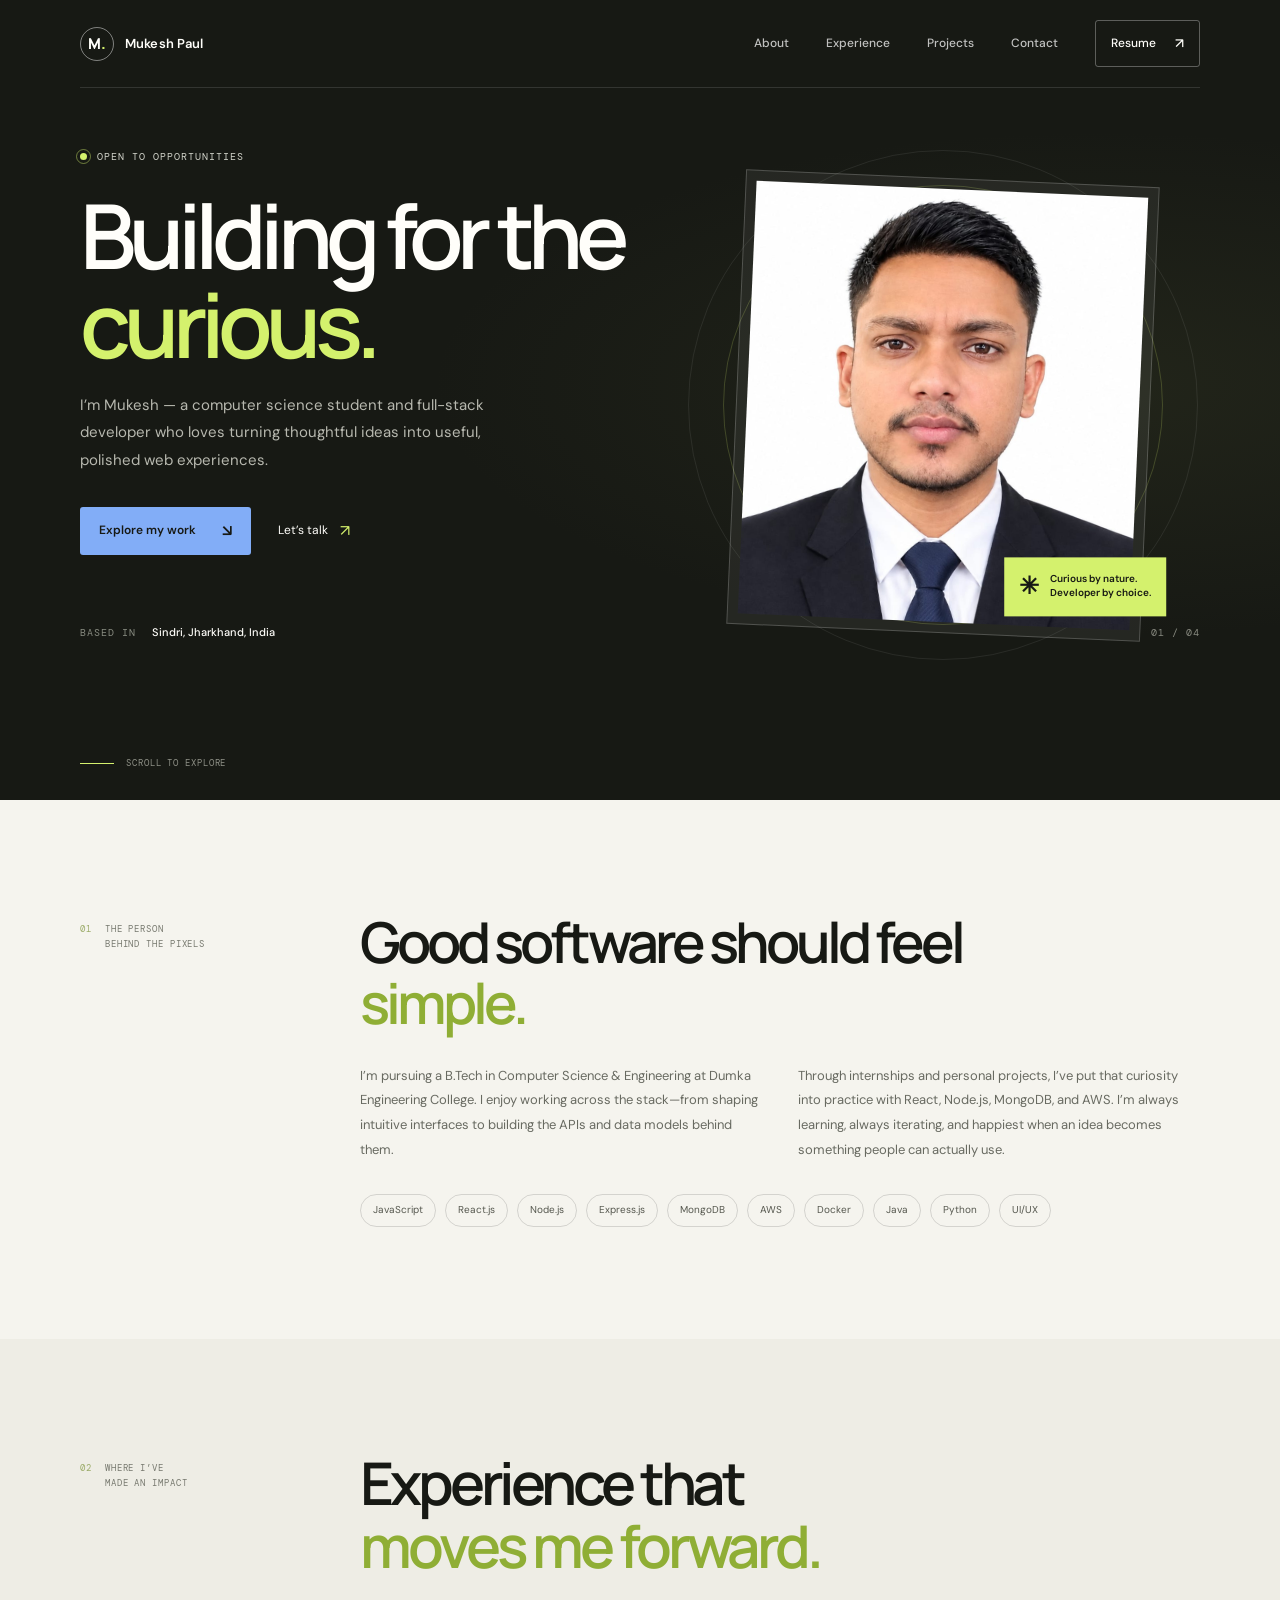
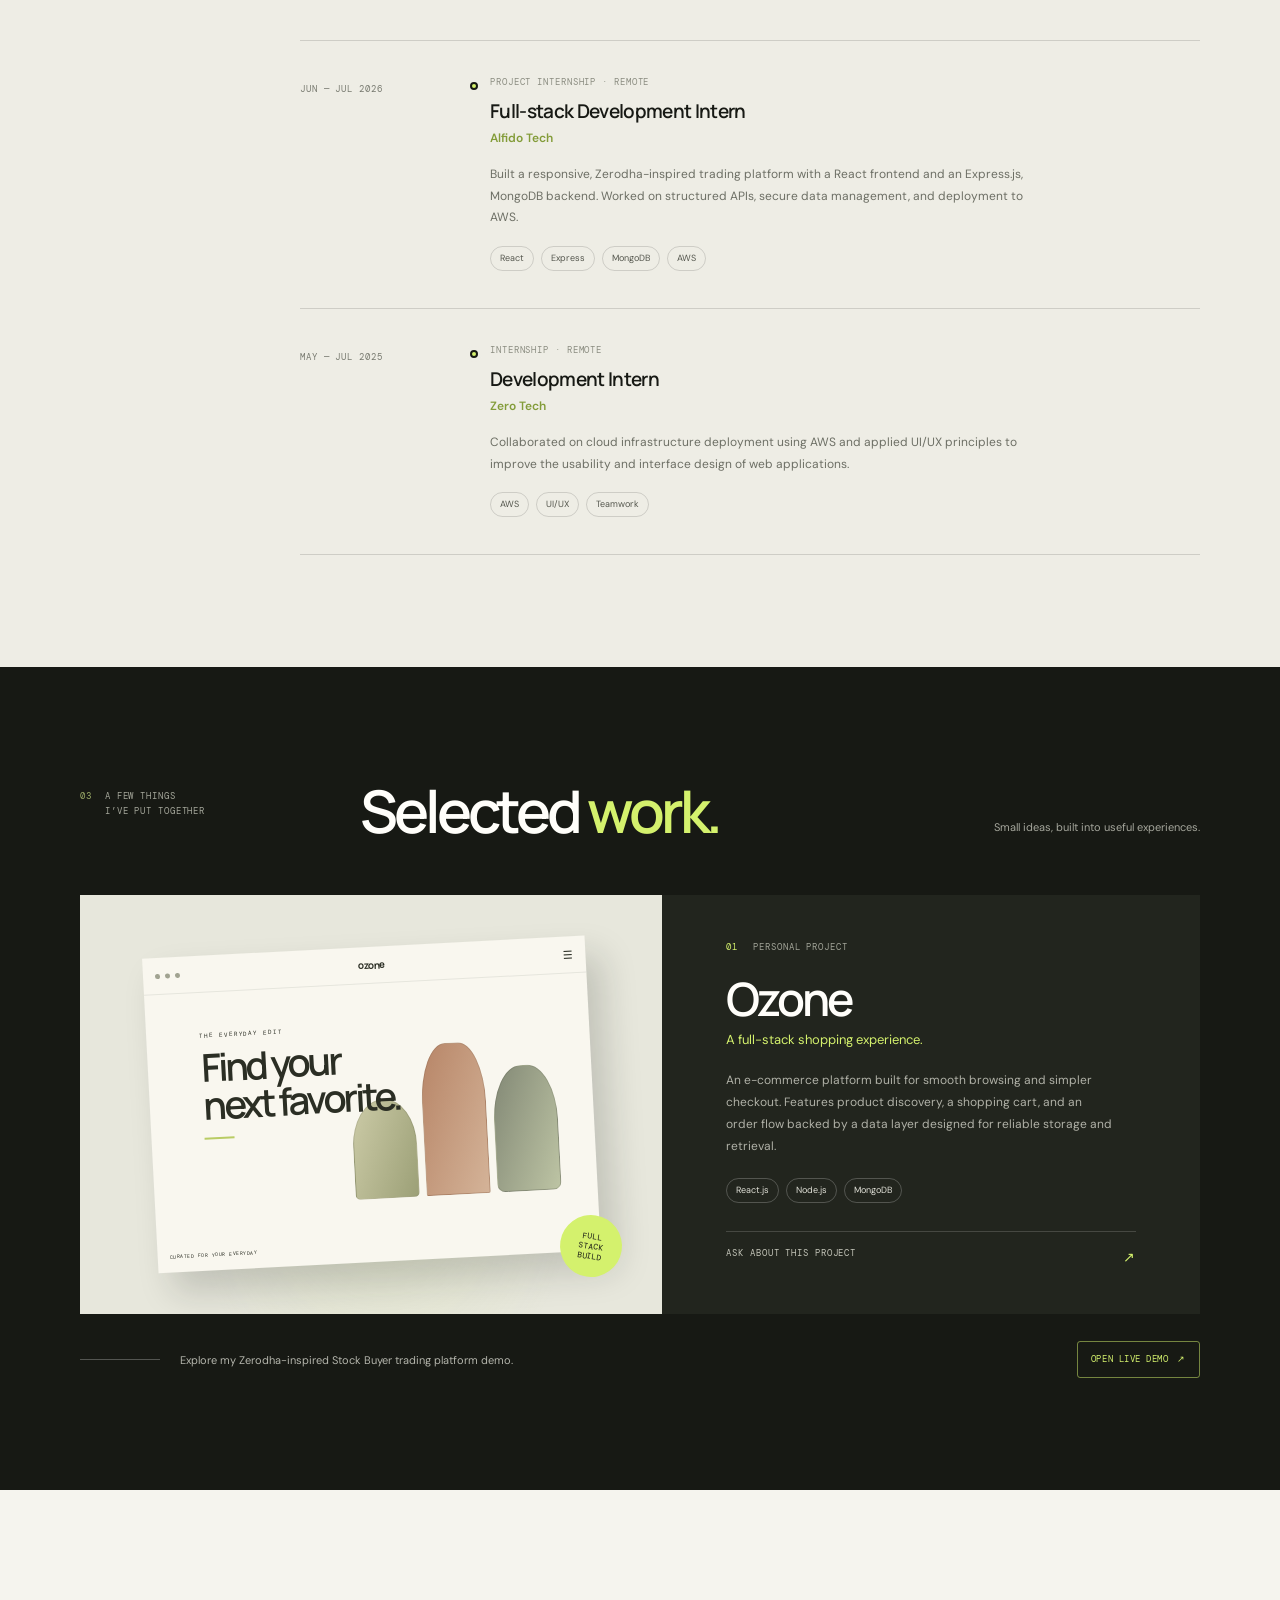
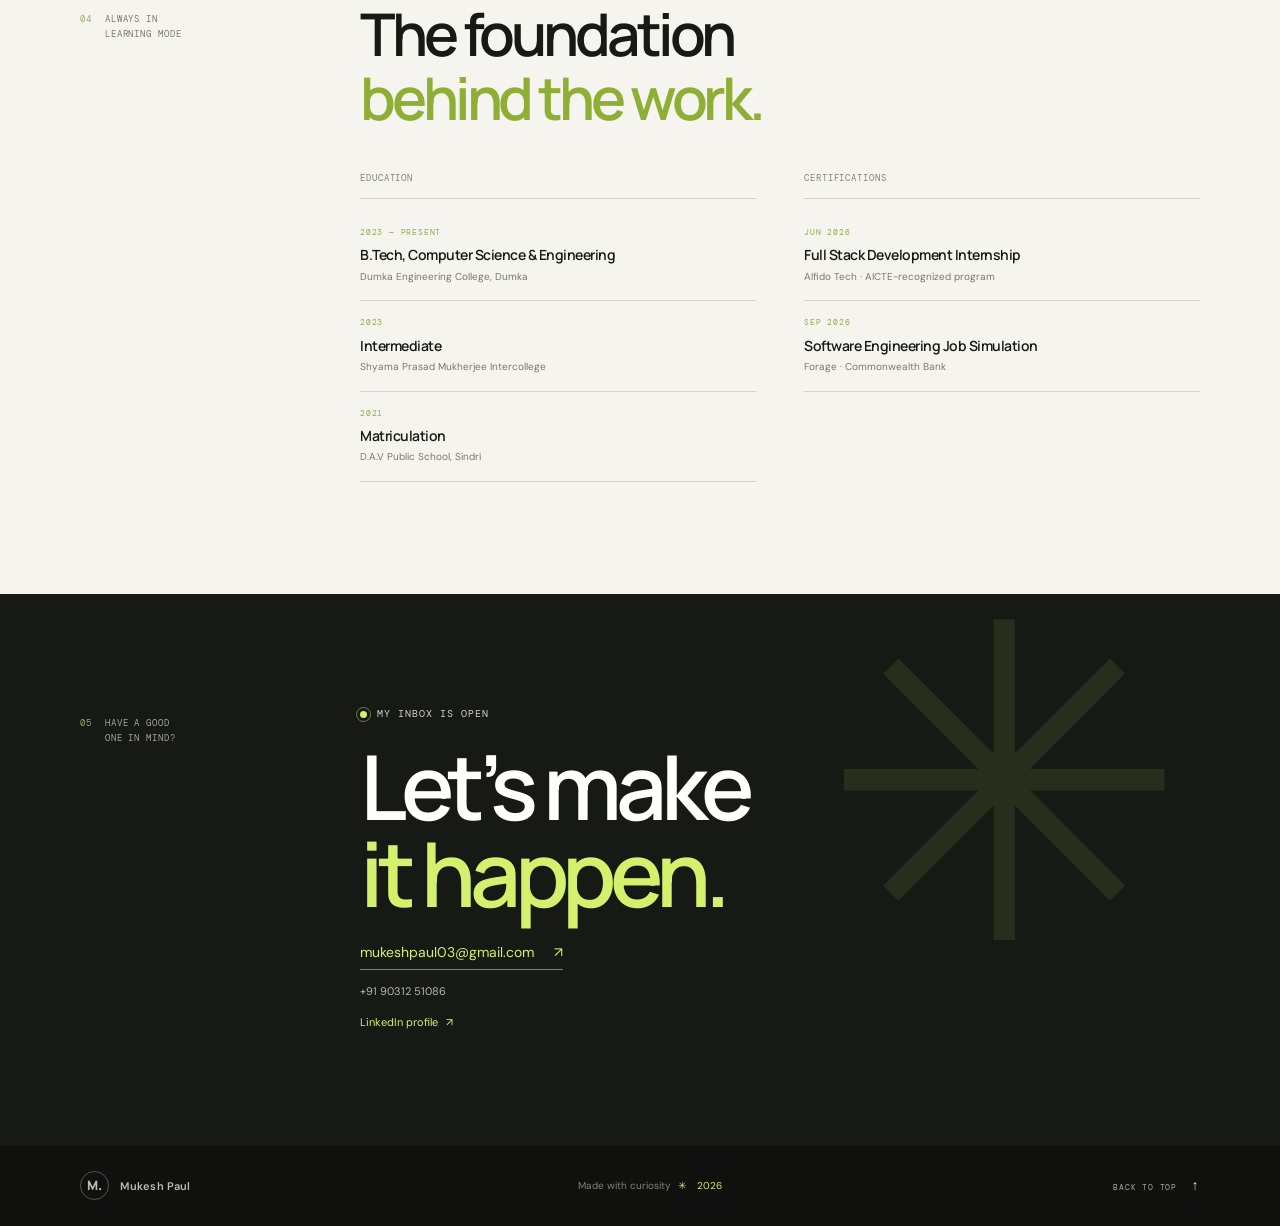
<file: index.html>
<!doctype html>
<html lang="en">
  <head>
    <meta charset="UTF-8">
    <meta name="viewport" content="width=device-width, initial-scale=1">
    <meta name="theme-color" content="#151713">
    <meta
      name="description"
      content="Mukesh Paul is a computer science student and full-stack developer building thoughtful web experiences with React, Node.js, and MongoDB."
    >
    <title>Mukesh Paul — Full-stack developer</title>
    <link rel="preconnect" href="https://fonts.googleapis.com">
    <link rel="preconnect" href="https://fonts.gstatic.com" crossorigin>
    <link
      href="https://fonts.googleapis.com/css2?family=DM+Mono:wght@400;500&family=DM+Sans:wght@400;500;600;700&family=Manrope:wght@400;500;600;700;800&display=swap"
      rel="stylesheet"
    >
    <link rel="stylesheet" href="styles.css">
    <script src="script.js" defer></script>
  </head>
  <body>
    <a class="skip-link" href="#main">Skip to content</a>

    <header class="site-header">
      <div class="container header-inner">
        <a class="wordmark" href="#home" aria-label="Mukesh Paul home">
          <span class="wordmark-mark">M<span>.</span></span>
          <span class="wordmark-name">Mukesh Paul</span>
        </a>

        <button
          class="menu-toggle"
          type="button"
          aria-expanded="false"
          aria-controls="site-nav"
          aria-label="Open navigation menu"
        >
          <span></span>
          <span></span>
        </button>

        <nav class="site-nav" id="site-nav" aria-label="Main navigation">
          <a href="#about">About</a>
          <a href="#experience">Experience</a>
          <a href="#projects">Projects</a>
          <a href="#contact">Contact</a>
          <a
            class="nav-cta"
            href="assets/Mukesh-Paul-Resume.pdf"
            target="_blank"
            rel="noopener"
            aria-label="View Mukesh Paul's resume in a new tab"
          >
            Resume <span aria-hidden="true">↗</span>
          </a>
        </nav>
      </div>
    </header>

    <main id="main">
      <section class="hero" id="home" aria-labelledby="hero-title">
        <div class="container hero-grid">
          <div class="hero-copy">
            <p class="eyebrow"><span class="status-dot"></span> OPEN TO OPPORTUNITIES</p>
            <h1 id="hero-title">Building for the <span>curious.</span></h1>
            <p class="hero-intro">
              I’m Mukesh — a computer science student and full-stack developer who
              loves turning thoughtful ideas into useful, polished web experiences.
            </p>
            <div class="hero-actions">
              <a class="button button-primary" href="#projects">
                Explore my work <span aria-hidden="true">↘</span>
              </a>
              <a class="text-link" href="mailto:mukeshpaul03@gmail.com">
                Let’s talk <span aria-hidden="true">↗</span>
              </a>
            </div>
            <div class="hero-meta">
              <span>BASED IN</span>
              <strong>Sindri, Jharkhand, India</strong>
            </div>
          </div>

          <div class="hero-visual">
            <div class="portrait-frame">
              <img
                class="portrait"
                src="assets/mukesh-paul.jpg"
                alt="Portrait of Mukesh Paul"
                width="1450"
                height="1084"
                fetchpriority="high"
              >
              <div class="portrait-caption">
                <span class="caption-mark" aria-hidden="true">✳</span>
                <span>Curious by nature.<br>Developer by choice.</span>
              </div>
            </div>
            <span class="hero-orbit hero-orbit-one" aria-hidden="true"></span>
            <span class="hero-orbit hero-orbit-two" aria-hidden="true"></span>
            <span class="hero-index" aria-hidden="true">01 / 04</span>
          </div>
        </div>
        <a class="scroll-cue" href="#about">
          <span class="scroll-line" aria-hidden="true"></span>
          SCROLL TO EXPLORE
        </a>
      </section>

      <section class="intro-section section-pad" id="about" aria-labelledby="about-title">
        <div class="container intro-grid">
          <div class="section-label">
            <span class="section-number">01</span>
            <span>THE PERSON<br>BEHIND THE PIXELS</span>
          </div>
          <div class="intro-content">
            <h2 id="about-title">
              Good software should feel <span>simple.</span>
            </h2>
            <div class="intro-bottom">
              <p>
                I’m pursuing a B.Tech in Computer Science &amp; Engineering at Dumka
                Engineering College. I enjoy working across the stack—from shaping
                intuitive interfaces to building the APIs and data models behind them.
              </p>
              <p>
                Through internships and personal projects, I’ve put that curiosity
                into practice with React, Node.js, MongoDB, and AWS. I’m always
                learning, always iterating, and happiest when an idea becomes
                something people can actually use.
              </p>
            </div>
            <div class="skill-list" aria-label="Technologies and skills">
              <span>JavaScript</span>
              <span>React.js</span>
              <span>Node.js</span>
              <span>Express.js</span>
              <span>MongoDB</span>
              <span>AWS</span>
              <span>Docker</span>
              <span>Java</span>
              <span>Python</span>
              <span>UI/UX</span>
            </div>
          </div>
        </div>
      </section>

      <section class="experience-section section-pad" id="experience" aria-labelledby="experience-title">
        <div class="container">
          <div class="section-heading">
            <div class="section-label">
              <span class="section-number">02</span>
              <span>WHERE I’VE<br>MADE AN IMPACT</span>
            </div>
            <h2 id="experience-title">Experience that<br><span>moves me forward.</span></h2>
          </div>

          <div class="timeline">
            <article class="timeline-item">
              <div class="timeline-date">JUN — JUL 2026</div>
              <div class="timeline-marker" aria-hidden="true"></div>
              <div class="timeline-content">
                <p class="timeline-type">PROJECT INTERNSHIP · REMOTE</p>
                <h3>Full-stack Development Intern</h3>
                <p class="timeline-company">Alfido Tech</p>
                <p>
                  Built a responsive, Zerodha-inspired trading platform with a
                  React frontend and an Express.js, MongoDB backend. Worked on
                  structured APIs, secure data management, and deployment to AWS.
                </p>
                <div class="mini-tags"><span>React</span><span>Express</span><span>MongoDB</span><span>AWS</span></div>
              </div>
            </article>

            <article class="timeline-item">
              <div class="timeline-date">MAY — JUL 2025</div>
              <div class="timeline-marker" aria-hidden="true"></div>
              <div class="timeline-content">
                <p class="timeline-type">INTERNSHIP · REMOTE</p>
                <h3>Development Intern</h3>
                <p class="timeline-company">Zero Tech</p>
                <p>
                  Collaborated on cloud infrastructure deployment using AWS and
                  applied UI/UX principles to improve the usability and interface
                  design of web applications.
                </p>
                <div class="mini-tags"><span>AWS</span><span>UI/UX</span><span>Teamwork</span></div>
              </div>
            </article>
          </div>
        </div>
      </section>

      <section class="projects-section section-pad" id="projects" aria-labelledby="projects-title">
        <div class="container">
          <div class="section-heading projects-heading">
            <div class="section-label">
              <span class="section-number">03</span>
              <span>A FEW THINGS<br>I’VE PUT TOGETHER</span>
            </div>
            <div>
              <h2 id="projects-title">Selected <span>work.</span></h2>
              <p class="heading-note">Small ideas, built into useful experiences.</p>
            </div>
          </div>

          <article class="project-card">
            <div class="project-art" aria-hidden="true">
              <div class="store-window">
                <div class="store-topbar"><span></span><span></span><span></span><b>ozone</b><i>☰</i></div>
                <div class="store-copy">
                  <span>THE EVERYDAY EDIT</span>
                  <strong>Find your<br>next favorite.</strong>
                  <i></i>
                </div>
                <div class="store-products">
                  <span class="product-shape product-one"></span>
                  <span class="product-shape product-two"></span>
                  <span class="product-shape product-three"></span>
                </div>
                <div class="store-footer">CURATED FOR YOUR EVERYDAY <span>→</span></div>
              </div>
              <span class="art-sticker">FULL<br>STACK<br>BUILD</span>
            </div>
            <div class="project-details">
              <div class="project-overline"><span>01</span> PERSONAL PROJECT</div>
              <h3>Ozone</h3>
              <p class="project-subtitle">A full-stack shopping experience.</p>
              <p class="project-description">
                An e-commerce platform built for smooth browsing and simpler
                checkout. Features product discovery, a shopping cart, and an
                order flow backed by a data layer designed for reliable storage
                and retrieval.
              </p>
              <div class="mini-tags"><span>React.js</span><span>Node.js</span><span>MongoDB</span></div>
              <a
                class="project-link"
                href="mailto:mukeshpaul03@gmail.com?subject=Question%20about%20the%20Ozone%20project"
                aria-label="Email Mukesh to ask about the Ozone project"
              >
                ASK ABOUT THIS PROJECT <span aria-hidden="true">↗</span>
              </a>
            </div>
          </article>

          <div class="other-projects">
            <span class="other-projects-line"></span>
            <p>
              Explore my Zerodha-inspired Stock Buyer trading platform demo.
            </p>
            <a
              class="other-projects-link"
              href="https://mukesh513-coder.github.io/Portflio/stock-buyer/"
              target="_blank"
              rel="noopener noreferrer"
            >
              OPEN LIVE DEMO <span aria-hidden="true">↗</span>
            </a>
          </div>
        </div>
      </section>

      <section class="learning-section section-pad" aria-labelledby="learning-title">
        <div class="container learning-grid">
          <div class="section-label">
            <span class="section-number">04</span>
            <span>ALWAYS IN<br>LEARNING MODE</span>
          </div>
          <div class="learning-content">
            <h2 id="learning-title">The foundation<br><span>behind the work.</span></h2>
            <div class="learning-columns">
              <div>
                <p class="column-label">EDUCATION</p>
                <article class="learning-item">
                  <span class="learning-date">2023 — PRESENT</span>
                  <h3>B.Tech, Computer Science &amp; Engineering</h3>
                  <p>Dumka Engineering College, Dumka</p>
                </article>
                <article class="learning-item">
                  <span class="learning-date">2023</span>
                  <h3>Intermediate</h3>
                  <p>Shyama Prasad Mukherjee Intercollege</p>
                </article>
                <article class="learning-item">
                  <span class="learning-date">2021</span>
                  <h3>Matriculation</h3>
                  <p>D.A.V Public School, Sindri</p>
                </article>
              </div>
              <div>
                <p class="column-label">CERTIFICATIONS</p>
                <article class="learning-item">
                  <span class="learning-date">JUN 2026</span>
                  <h3>Full Stack Development Internship</h3>
                  <p>Alfido Tech · AICTE-recognized program</p>
                </article>
                <article class="learning-item">
                  <span class="learning-date">SEP 2026</span>
                  <h3>Software Engineering Job Simulation</h3>
                  <p>Forage · Commonwealth Bank</p>
                </article>
              </div>
            </div>
          </div>
        </div>
      </section>

      <section class="contact-section section-pad" id="contact" aria-labelledby="contact-title">
        <div class="container contact-inner">
          <div class="section-label">
            <span class="section-number">05</span>
            <span>HAVE A GOOD<br>ONE IN MIND?</span>
          </div>
          <div class="contact-content">
            <p class="eyebrow"><span class="status-dot"></span> MY INBOX IS OPEN</p>
            <h2 id="contact-title">Let’s make<br><span>it happen.</span></h2>
            <a class="contact-email" href="mailto:mukeshpaul03@gmail.com">
              mukeshpaul03@gmail.com <span aria-hidden="true">↗</span>
            </a>
            <a class="contact-phone" href="tel:+919031251086">+91 90312 51086</a>
            <a
              class="contact-linkedin"
              href="https://www.linkedin.com/in/mukesh-paul-602400333"
              target="_blank"
              rel="noopener noreferrer"
            >
              LinkedIn profile <span aria-hidden="true">↗</span>
            </a>
          </div>
          <div class="contact-spark" aria-hidden="true">✳</div>
        </div>
      </section>
    </main>

    <footer class="site-footer">
      <div class="container footer-inner">
        <a class="wordmark footer-wordmark" href="#home">
          <span class="wordmark-mark">M<span>.</span></span>
          <span class="wordmark-name">Mukesh Paul</span>
        </a>
        <p>Made with curiosity <span aria-hidden="true">✳</span> <span id="current-year"></span></p>
        <a class="back-to-top" href="#home">BACK TO TOP <span aria-hidden="true">↑</span></a>
      </div>
    </footer>
  </body>
</html>
</file>
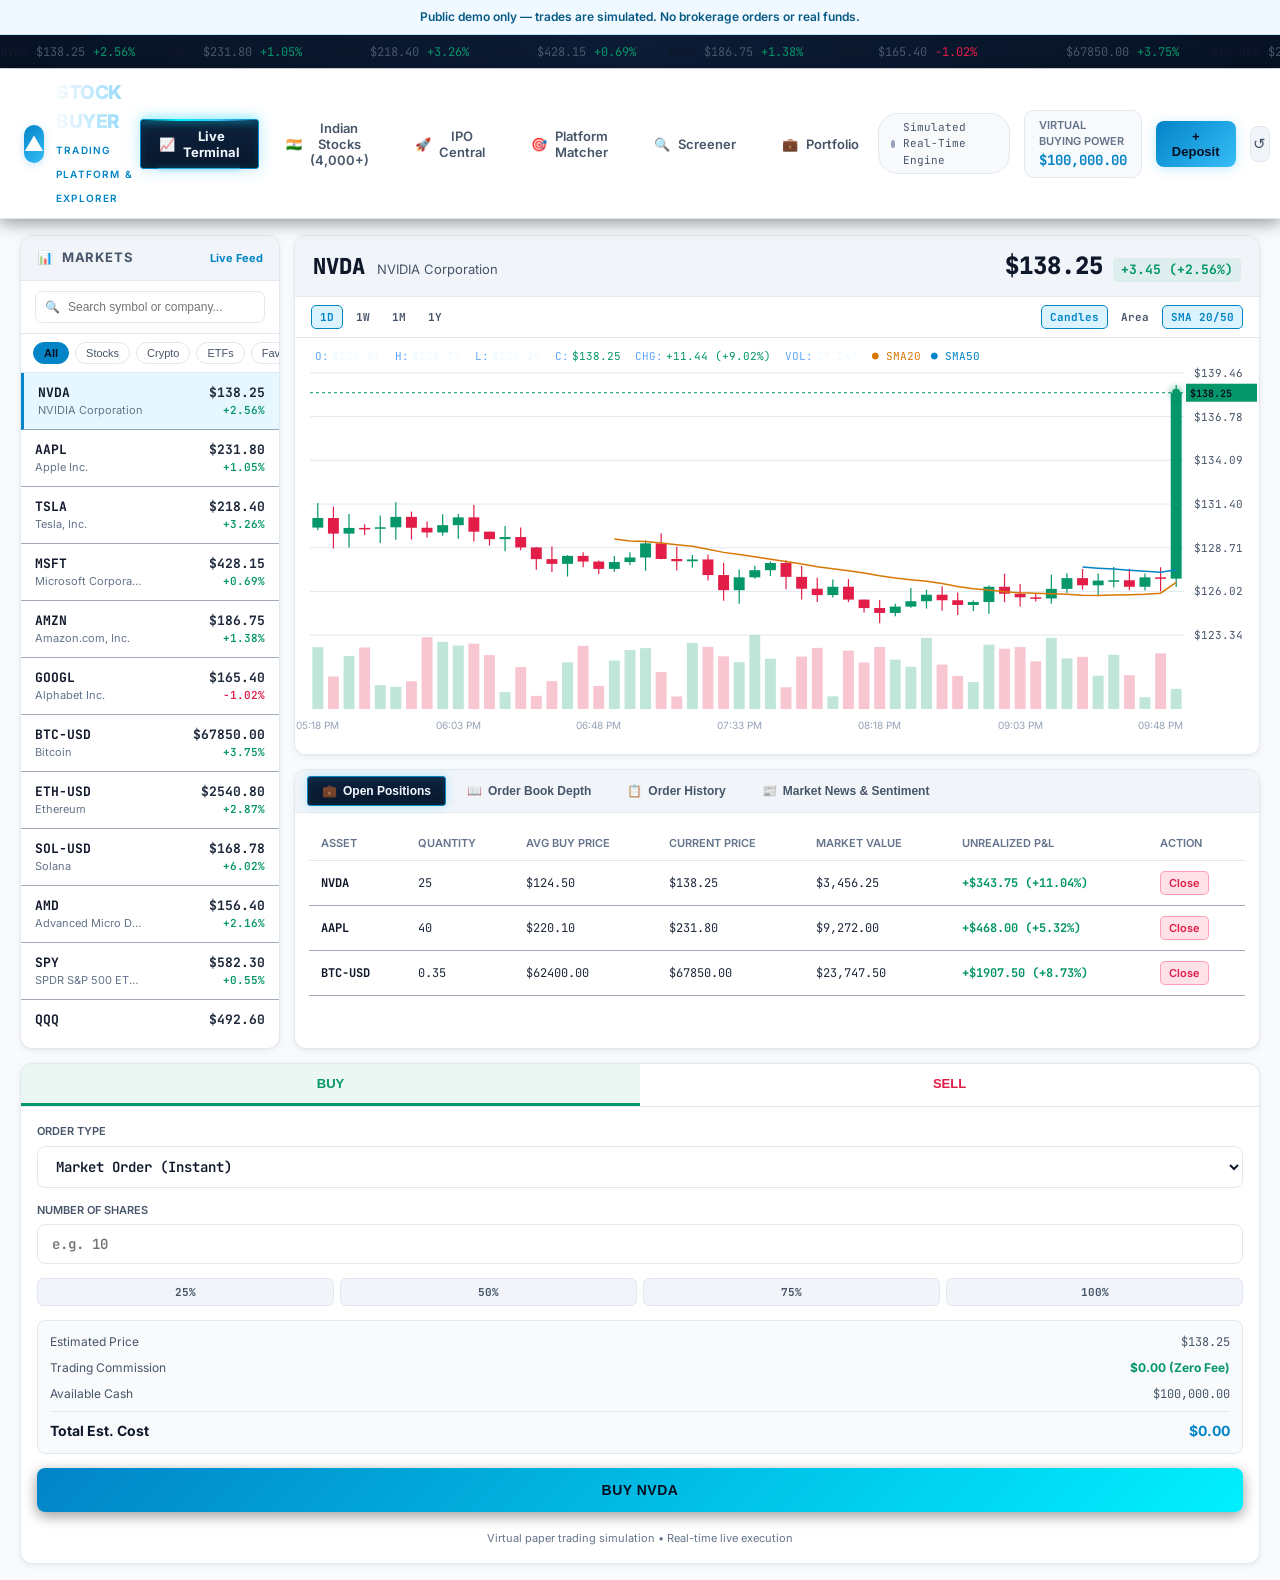
<file: stock-buyer/index.html>
<!DOCTYPE html>
<html lang="en">
<head>
  <meta charset="UTF-8">
  <meta name="viewport" content="width=device-width, initial-scale=1.0">
  <title>Stock Buyer - Trading Platforms, Live Stock API &amp; Terminal</title>
  <meta name="description" content="Explore a stock and crypto platform directory, market screener, and simulated paper-trading terminal. Demo only; not a brokerage or investment service.">
  <link rel="stylesheet" href="css/styles.css">
  <link rel="preconnect" href="https://fonts.googleapis.com">
  <link rel="preconnect" href="https://fonts.gstatic.com" crossorigin>
  <link href="https://fonts.googleapis.com/css2?family=Inter:wght@400;500;600;700;800&family=JetBrains+Mono:wght@400;600;700&display=swap" rel="stylesheet">
</head>
<body>
  <div class="app-container">
    <p class="demo-disclaimer" role="note">
      Public demo only — trades are simulated. No brokerage orders or real funds.
    </p>

    <!-- 1. LIVE TICKER TAPE (Scrolling Market Bar) -->
    <div class="ticker-tape-wrap">
      <div class="ticker-tape" id="tickerTapeTrack">
        <!-- Injected via JavaScript -->
      </div>
    </div>

    <!-- 2. SITE HEADER & NAVIGATION -->
    <header class="site-header">
      <div class="brand-section" id="brandLogoBtn" onclick="location.reload()">
        <div class="brand-logo-icon">▲</div>
        <div class="brand-text">
          <h1>STOCK BUYER</h1>
          <span>Trading Platform &amp; Explorer</span>
        </div>
      </div>

      <!-- Navigation Tabs -->
      <nav class="nav-tabs">
        <button class="nav-tab-btn active" id="nav-btn-terminal" data-view="terminal">
          <span>📈</span> Live Terminal
        </button>
        <button class="nav-tab-btn" id="nav-btn-indian" data-view="indian">
          <span>🇮🇳</span> Indian Stocks (4,000+)
        </button>
        <button class="nav-tab-btn" id="nav-btn-ipo" data-view="ipo">
          <span>🚀</span> IPO Central
        </button>
        <button class="nav-tab-btn" id="nav-btn-matcher" data-view="matcher">
          <span>🎯</span> Platform Matcher
        </button>
        <button class="nav-tab-btn" id="nav-btn-screener" data-view="screener">
          <span>🔍</span> Screener
        </button>
        <button class="nav-tab-btn" id="nav-btn-portfolio" data-view="portfolio">
          <span>💼</span> Portfolio
        </button>
      </nav>

      <!-- Header Right: Live Stock API Pill, Wallet & USER SECTION -->
      <div class="header-actions">
        <!-- Live API Status Pill -->
        <div id="liveApiStatusPill" class="live-api-pill" title="Click to refresh market prices">
          <span class="live-api-dot pulse"></span>
          <span class="live-api-text">Connecting to Market API...</span>
        </div>

        <div class="account-pill" title="Virtual Paper Trading Funds">
          <div>
            <div class="account-label">Virtual Buying Power</div>
            <div class="account-value" id="headerAccountBalance">$100,000.00</div>
          </div>
        </div>
        <button class="btn-primary" id="btnAddFunds" title="Deposit Virtual Funds">
          + Deposit
        </button>
        <button class="btn-icon" id="btnResetAccount" title="Reset Account to $100K">
          ↺
        </button>
        <button class="btn-icon" id="btnToggleSound" title="Toggle Sound Alerts">
          🔔
        </button>

        <!-- USER SECTION IN NAVBAR (Save Login Info, Profile, SQL Integration) -->
        <div id="navbarUserSection">
          <!-- Injected via js/auth.js: Sign In button or User Avatar with Saved Login Dropdown -->
        </div>
      </div>
    </header>

    <!-- 3. MAIN VIEWPORT -->
    <main class="main-viewport">

      <!-- ===================================================================
           VIEW A: LIVE TRADING TERMINAL
           =================================================================== -->
      <section class="view-section active" id="view-terminal">
        <div class="terminal-grid">

          <!-- LEFT: WATCHLIST & ASSET SELECTOR -->
          <aside class="ui-card watchlist-sidebar">
            <div class="ui-card-header">
              <span class="ui-card-title"><span>📊</span> Markets</span>
              <span style="font-size: 11px; color: var(--accent-light); font-weight: 700;">Live Feed</span>
            </div>

            <div class="watchlist-search">
              <div class="search-input-wrap">
                <span class="search-icon">🔍</span>
                <input type="text" id="watchlistSearchInput" placeholder="Search symbol or company...">
              </div>
            </div>

            <div class="filter-chips">
              <button class="chip-btn active" data-category="all">All</button>
              <button class="chip-btn" data-category="stock">Stocks</button>
              <button class="chip-btn" data-category="crypto">Crypto</button>
              <button class="chip-btn" data-category="etf">ETFs</button>
              <button class="chip-btn" data-category="watchlist">Favorites</button>
            </div>

            <div class="watchlist-items" id="watchlistItemsContainer">
              <!-- Injected via JavaScript -->
            </div>
          </aside>

          <!-- CENTER: CHARTING & LOWER PANELS -->
          <div class="center-workspace">

            <!-- Main Chart Card -->
            <div class="ui-card chart-card">
              <!-- Active Asset Banner -->
              <div class="active-asset-banner">
                <div class="asset-title-block">
                  <span class="asset-title-symbol" id="activeAssetSymbol">NVDA</span>
                  <span class="asset-title-name" id="activeAssetName">NVIDIA Corporation</span>
                </div>
                <div class="asset-price-block">
                  <span class="asset-current-price" id="activeAssetPrice">$138.25</span>
                  <span class="asset-current-change up" id="activeAssetChange">+3.45 (+2.56%)</span>
                </div>
              </div>

              <!-- Chart Toolbar -->
              <div class="chart-toolbar">
                <div class="timeframe-group">
                  <button class="tf-btn active" data-tf="1D">1D</button>
                  <button class="tf-btn" data-tf="1W">1W</button>
                  <button class="tf-btn" data-tf="1M">1M</button>
                  <button class="tf-btn" data-tf="1Y">1Y</button>
                </div>
                <div class="chart-tool-group">
                  <button class="tool-btn active" id="btnChartCandle" title="Candlestick Chart">Candles</button>
                  <button class="tool-btn" id="btnChartLine" title="Area Line Chart">Area</button>
                  <button class="tool-btn active" id="btnToggleSMA" title="Toggle Moving Averages">SMA 20/50</button>
                </div>
              </div>

              <!-- HTML5 Canvas Element -->
              <div class="canvas-wrapper">
                <canvas id="tradingChartCanvas"></canvas>
              </div>
            </div>

            <!-- Lower Tabs Card (Positions, Order Book, Trades, News) -->
            <div class="ui-card lower-tabs-card">
              <div class="lower-tab-nav">
                <button class="subtab-btn active" data-tab="tab-positions">
                  <span>💼</span> Open Positions
                </button>
                <button class="subtab-btn" data-tab="tab-orderbook">
                  <span>📖</span> Order Book Depth
                </button>
                <button class="subtab-btn" data-tab="tab-trades">
                  <span>📋</span> Order History
                </button>
                <button class="subtab-btn" data-tab="tab-news">
                  <span>📰</span> Market News &amp; Sentiment
                </button>
              </div>

              <!-- Subtab 1: Open Positions -->
              <div class="subtab-content active" id="tab-positions">
                <table class="data-table">
                  <thead>
                    <tr>
                      <th>Asset</th>
                      <th>Quantity</th>
                      <th>Avg Buy Price</th>
                      <th>Current Price</th>
                      <th>Market Value</th>
                      <th>Unrealized P&amp;L</th>
                      <th>Action</th>
                    </tr>
                  </thead>
                  <tbody id="positionsTableBody">
                    <!-- Injected via JavaScript -->
                  </tbody>
                </table>
              </div>

              <!-- Subtab 2: Order Book -->
              <div class="subtab-content" id="tab-orderbook">
                <div class="orderbook-split">
                  <div class="ob-side bids">
                    <h4>Bids (Buy Orders)</h4>
                    <div id="orderBookBids"></div>
                  </div>
                  <div class="ob-side asks">
                    <h4>Asks (Sell Orders)</h4>
                    <div id="orderBookAsks"></div>
                  </div>
                </div>
              </div>

              <!-- Subtab 3: Trade History -->
              <div class="subtab-content" id="tab-trades">
                <table class="data-table">
                  <thead>
                    <tr>
                      <th>Order ID</th>
                      <th>Time</th>
                      <th>Asset</th>
                      <th>Side</th>
                      <th>Shares</th>
                      <th>Exec Price</th>
                      <th>Total</th>
                    </tr>
                  </thead>
                  <tbody id="ordersTableBody">
                    <!-- Injected via JavaScript -->
                  </tbody>
                </table>
              </div>

              <!-- Subtab 4: News Feed -->
              <div class="subtab-content" id="tab-news">
                <div id="newsListContainer">
                  <!-- Injected via JavaScript -->
                </div>
              </div>

            </div>
          </div>

          <!-- RIGHT: ORDER EXECUTION FORM -->
          <aside class="ui-card order-panel">
            <div class="order-tabs">
              <button class="order-tab-btn buy-tab active" id="orderTabBuy">BUY</button>
              <button class="order-tab-btn sell-tab" id="orderTabSell">SELL</button>
            </div>

            <div class="order-form-body">
              <div class="form-group">
                <label class="form-label">
                  <span>Order Type</span>
                </label>
                <select class="input-box" id="orderTypeSelect">
                  <option value="MARKET">Market Order (Instant)</option>
                  <option value="LIMIT">Limit Order (Target Price)</option>
                </select>
              </div>

              <div class="form-group" id="limitPriceGroup" style="display: none;">
                <label class="form-label">
                  <span>Limit Price ($)</span>
                </label>
                <input type="number" step="0.01" class="input-box" id="limitPriceInput" placeholder="0.00">
              </div>

              <div class="form-group">
                <label class="form-label">
                  <span>Number of Shares</span>
                </label>
                <input type="number" min="0.001" step="any" class="input-box" id="orderSharesInput" placeholder="e.g. 10">
              </div>

              <!-- Quick Percent Buttons -->
              <div class="pct-btn-group">
                <button class="pct-btn" data-pct="25">25%</button>
                <button class="pct-btn" data-pct="50">50%</button>
                <button class="pct-btn" data-pct="75">75%</button>
                <button class="pct-btn" data-pct="100">100%</button>
              </div>

              <!-- Order Summary Calculation -->
              <div class="order-summary-box">
                <div class="summary-line">
                  <span>Estimated Price</span>
                  <span id="orderEstPrice" style="font-family: var(--font-mono);">$0.00</span>
                </div>
                <div class="summary-line">
                  <span>Trading Commission</span>
                  <span style="color: var(--bull-green); font-weight: 700;">$0.00 (Zero Fee)</span>
                </div>
                <div class="summary-line">
                  <span>Available Cash</span>
                  <span id="availableCashDisplay" style="font-family: var(--font-mono);">$100,000.00</span>
                </div>
                <div class="summary-line total">
                  <span>Total Est. Cost</span>
                  <span id="orderEstTotal" style="color: var(--accent-cyan);">$0.00</span>
                </div>
              </div>

              <button class="btn-submit-order buy" id="submitOrderBtn">
                Buy NVDA
              </button>

              <div style="font-size: 11px; color: var(--text-muted); text-align: center; margin-top: 4px;">
                Virtual paper trading simulation • Real-time live execution
              </div>
            </div>
          </aside>

        </div>
      </section>

      <!-- ===================================================================
           VIEW B: IPO CENTRAL & BUY IPO (PRIMARY MARKET)
           =================================================================== -->
      <section class="view-section" id="view-ipo">
        <div class="platforms-hero" style="background: linear-gradient(180deg, rgba(14, 34, 62, 0.9) 0%, rgba(6, 15, 30, 0.9) 100%); border-color: rgba(56, 189, 248, 0.35);">
          <div style="display: inline-flex; align-items: center; gap: 8px; background: rgba(0, 240, 255, 0.12); border: 1px solid rgba(0, 240, 255, 0.3); border-radius: 20px; padding: 4px 14px; margin-bottom: 12px;">
            <span style="font-size: 14px;">🚀</span>
            <span style="font-size: 11px; font-weight: 700; color: var(--accent-cyan); text-transform: uppercase; letter-spacing: 0.8px;">Primary Market Bidding Hub</span>
          </div>
          <h2>Initial Public Offerings (IPO) Central</h2>
          <p>
            Bid for high-growth company shares at official issue prices before market listing. Track live subscription figures, Grey Market Premiums (GMP), and check your allotment status.
          </p>

          <div class="platform-filter-bar" style="margin-top: 18px;">
            <div style="display: flex; gap: 8px; flex-wrap: wrap;">
              <button class="chip-btn ipo-filter-btn active" data-filter="all">All IPOs</button>
              <button class="chip-btn ipo-filter-btn" data-filter="active">🟢 Open for Bidding (Buy IPO)</button>
              <button class="chip-btn ipo-filter-btn" data-filter="upcoming">⏳ Upcoming Issues</button>
              <button class="chip-btn ipo-filter-btn" data-filter="listed">🎉 Recently Listed</button>
            </div>
            <div style="font-size: 13px; color: var(--text-secondary);">
              Live Bidding Support • <strong style="color: var(--accent-light);">UPI &amp; Paper Wallet</strong>
            </div>
          </div>
        </div>

        <!-- IPO Offerings Grid with "Buy IPO" on every active offering -->
        <div class="ipo-grid" id="ipoGridContainer">
          <!-- Injected via js/ipo.js -->
        </div>

        <!-- My Applied IPOs & Allotment Status Tracker -->
        <div class="ui-card" style="padding: 20px; margin-top: 24px;">
          <div style="display: flex; justify-content: space-between; align-items: center; margin-bottom: 16px;">
            <div>
              <h3 style="font-size: 16px; font-weight: 800; color: var(--text-white); display: flex; align-items: center; gap: 8px;">
                <span>📋</span> My Applied IPOs &amp; Allotment Tracker
              </h3>
              <p style="font-size: 12px; color: var(--text-secondary); margin-top: 2px;">
                Review your submitted IPO bids, blocked amounts, and real-time allotment results.
              </p>
            </div>
            <span class="badge" style="background: rgba(0, 240, 255, 0.12); color: var(--accent-cyan);">
              Instant Bidding Confirmation
            </span>
          </div>

          <div style="overflow-x: auto;">
            <table class="data-table">
              <thead>
                <tr>
                  <th>Application No.</th>
                  <th>Company Name</th>
                  <th>Bid Quantity</th>
                  <th>Bid Price</th>
                  <th>Total Blocked</th>
                  <th>UPI ID</th>
                  <th>Allotment Status</th>
                </tr>
              </thead>
              <tbody id="myAppliedIposTableBody">
                <!-- Injected via js/ipo.js -->
              </tbody>
            </table>
          </div>
        </div>
      </section>

      <!-- ===================================================================
           VIEW C: PLATFORM MATCHER QUIZ
           =================================================================== -->
      <section class="view-section" id="view-matcher">
        <div class="quiz-container">
          <div class="quiz-progress-bar">
            <div class="quiz-progress-fill" id="quizProgressFill"></div>
          </div>

          <h2 class="quiz-question-title" id="quizQuestionTitle">Which Trading Platform is Right For You?</h2>
          <p class="quiz-question-sub" id="quizQuestionSub">Answer 4 quick questions to find your optimal broker matched to your experience, budget, and favorite assets.</p>

          <div class="quiz-options" id="quizOptionsContainer">
            <!-- Injected via JavaScript -->
          </div>

          <div id="quizResultBox" style="display: none;">
            <!-- Injected via JavaScript -->
          </div>
        </div>
      </section>

      <!-- ===================================================================
           VIEW D: STOCK & CRYPTO SCREENER
           =================================================================== -->
      <section class="view-section" id="view-screener">
        <div class="ui-card" style="padding: 20px;">
          <div style="display: flex; justify-content: space-between; align-items: center; margin-bottom: 16px; flex-wrap: wrap; gap: 12px;">
            <div>
              <h2 style="font-size: 20px; font-weight: 800; color: var(--text-white);">Stock &amp; Crypto Market Screener</h2>
              <p style="font-size: 13px; color: var(--text-secondary);">Real-time multi-asset technical screen with live quotes</p>
            </div>
            <div class="search-input-wrap" style="width: 280px;">
              <span class="search-icon">🔍</span>
              <input type="text" id="screenerSearchInput" placeholder="Filter by name, sector, symbol...">
            </div>
          </div>

          <div style="overflow-x: auto;">
            <table class="data-table">
              <thead>
                <tr>
                  <th>Symbol</th>
                  <th>Company Name</th>
                  <th>Sector</th>
                  <th>Last Price</th>
                  <th>24h Change</th>
                  <th>Market Cap</th>
                  <th>P/E Ratio</th>
                  <th>52-Week Range</th>
                  <th>Action</th>
                </tr>
              </thead>
              <tbody id="screenerTableBody">
                <!-- Injected via JavaScript -->
              </tbody>
            </table>
          </div>
        </div>
      </section>

      <!-- ===================================================================
           VIEW E: PORTFOLIO & ANALYTICS OVERVIEW
           =================================================================== -->
      <section class="view-section" id="view-portfolio">
        <div class="portfolio-stat-cards">
          <div class="p-card">
            <div class="p-card-title">Total Portfolio Net Worth</div>
            <div class="p-card-number" id="statNetWorth">$100,000.00</div>
            <div class="p-card-change" style="color: var(--accent-light);">Cash + Active Holdings</div>
          </div>
          <div class="p-card">
            <div class="p-card-title">Available Cash Balance</div>
            <div class="p-card-number" id="statCash">$100,000.00</div>
            <div class="p-card-change" style="color: var(--text-secondary);">Ready to deploy</div>
          </div>
          <div class="p-card">
            <div class="p-card-title">Active Holdings Value</div>
            <div class="p-card-number" id="statHoldings">$0.00</div>
            <div class="p-card-change" style="color: var(--text-secondary);">Current market evaluation</div>
          </div>
          <div class="p-card">
            <div class="p-card-title">All-Time Paper Trading P&amp;L</div>
            <div class="p-card-number" id="statTotalPnl">$0.00 (0.00%)</div>
            <div class="p-card-change">Cumulative performance</div>
          </div>
        </div>

        <div class="ui-card" style="padding: 24px; margin-top: 16px;">
          <h3 style="font-size: 16px; font-weight: 700; color: var(--text-white); margin-bottom: 12px;">
            Active Asset Allocation &amp; Performance Summary
          </h3>
          <p style="font-size: 13px; color: var(--text-secondary); margin-bottom: 20px;">
            Review your paper trading portfolio diversification across mega-cap equities, semiconductor leaders, and cryptocurrencies.
          </p>
          <div style="display: flex; gap: 12px;">
            <button class="btn-primary" onclick="switchView('terminal')">Go to Trading Terminal</button>
            <button class="btn-secondary" id="pResetBtn" onclick="document.getElementById('btnResetAccount').click()">Reset Demo Account</button>
          </div>
        </div>
      </section>

      <!-- ===================================================================
           VIEW F: 4,000 INDIAN COMPANIES & LIVE MOVING CHART (NSE / BSE)
           =================================================================== -->
      <section class="view-section" id="view-indian">

        <!-- Indian Major Market Indices Bar -->
        <div class="indian-indices-bar">
          <div class="indian-index-card">
            <span class="indian-index-title">NIFTY 50</span>
            <span class="indian-index-price">24,852.15</span>
            <span class="indian-index-change up">+142.30 (+0.58%)</span>
          </div>
          <div class="indian-index-card">
            <span class="indian-index-title">BSE SENSEX</span>
            <span class="indian-index-price">81,385.40</span>
            <span class="indian-index-change up">+425.20 (+0.53%)</span>
          </div>
          <div class="indian-index-card">
            <span class="indian-index-title">BANK NIFTY</span>
            <span class="indian-index-price">51,460.90</span>
            <span class="indian-index-change up">+390.10 (+0.76%)</span>
          </div>
          <div class="indian-index-card">
            <span class="indian-index-title">NIFTY IT</span>
            <span class="indian-index-price">42,120.30</span>
            <span class="indian-index-change up">+510.40 (+1.23%)</span>
          </div>
          <div class="indian-index-card">
            <span class="indian-index-title">NIFTY AUTO</span>
            <span class="indian-index-price">25,480.00</span>
            <span class="indian-index-change up">+295.60 (+1.17%)</span>
          </div>
        </div>

        <!-- 1. DEDICATED LIVE MOVING CHART FOR SELECTED INDIAN COMPANY -->
        <div class="ui-card chart-card" id="indianMovingChartCard" style="margin-bottom: 20px; height: 500px;">
          <!-- Banner -->
          <div class="active-asset-banner">
            <div class="asset-title-block">
              <span class="indian-flag-icon" style="font-size: 24px;">🇮🇳</span>
              <div>
                <span class="asset-title-symbol" id="indActiveSymbol">RELIANCE</span>
                <span class="asset-title-name" id="indActiveName">Reliance Industries Ltd.</span>
              </div>
            </div>

            <!-- Stats block -->
            <div style="display: flex; gap: 18px; align-items: center;">
              <div style="display: flex; flex-direction: column; text-align: right;">
                <span style="font-size: 10px; color: var(--text-muted); text-transform: uppercase;">Market Cap</span>
                <span id="indActiveCap" style="font-family: var(--font-mono); font-size: 13px; font-weight: 700; color: var(--accent-light);">₹18.57 Lakh Cr</span>
              </div>
              <div style="display: flex; flex-direction: column; text-align: right;">
                <span style="font-size: 10px; color: var(--text-muted); text-transform: uppercase;">P/E Ratio</span>
                <span id="indActivePe" style="font-family: var(--font-mono); font-size: 13px; font-weight: 700; color: var(--text-white);">26.4</span>
              </div>
              <div class="asset-price-block">
                <span class="asset-current-price" id="indActivePrice">₹2,745.50</span>
                <span class="asset-current-change up" id="indActiveChange">+27.50 (+1.01%)</span>
              </div>
            </div>
          </div>

          <!-- Chart Controls Bar -->
          <div class="chart-toolbar">
            <div style="display: flex; align-items: center; gap: 8px;">
              <span class="badge" style="background: rgba(0, 240, 255, 0.12); color: var(--accent-cyan); font-weight: 700;">
                ● LIVE MOVING CHART (NSE)
              </span>
              <span style="font-size: 11px; color: var(--text-muted);">52W Range: <strong id="indActive52Range" style="color: var(--text-secondary); font-family: var(--font-mono);">₹2,221.00 - ₹3,217.90</strong></span>
            </div>
            <div class="chart-tool-group">
              <button class="tool-btn active" id="btnIndChartCandle">Candles</button>
              <button class="tool-btn" id="btnIndChartLine">Area</button>
              <button class="tool-btn active" id="btnIndToggleSMA">SMA 20/50</button>
            </div>
          </div>

          <!-- Canvas -->
          <div class="canvas-wrapper">
            <canvas id="indianChartCanvas"></canvas>
          </div>
        </div>

        <!-- 2. DIRECTORY & SCREENER OF 4,000 INDIAN COMPANIES -->
        <div class="ui-card" style="padding: 20px;">
          <div style="display: flex; justify-content: space-between; align-items: center; margin-bottom: 16px; flex-wrap: wrap; gap: 12px;">
            <div>
              <div style="display: flex; align-items: center; gap: 10px;">
                <h2 style="font-size: 20px; font-weight: 800; color: var(--text-white);">
                  🇮🇳 Indian Listed Companies (NSE &amp; BSE)
                </h2>
                <span class="badge" id="indianTotalCountBadge" style="background: rgba(56, 189, 248, 0.15); color: var(--accent-light); font-size: 11px;">
                  4,000 Companies
                </span>
              </div>
              <p style="font-size: 13px; color: var(--text-secondary); margin-top: 4px;">
                Explore real-time data across Nifty 50, Midcap 150, Smallcap 250, and 20+ Indian industry sectors. Click any company to move the live chart!
              </p>
            </div>

            <!-- Search Bar -->
            <div class="search-input-wrap" style="width: 320px;">
              <span class="search-icon">🔍</span>
              <input type="text" id="indianSearchInput" placeholder="Search 4,000 Indian stocks by name or symbol...">
            </div>
          </div>

          <!-- Sector Filters & Market Cap Filter -->
          <div style="display: flex; justify-content: space-between; align-items: center; flex-wrap: wrap; gap: 10px; margin-bottom: 16px; border-bottom: 1px solid var(--border-subtle); padding-bottom: 14px;">
            <div style="display: flex; gap: 6px; overflow-x: auto; max-width: 100%; padding-bottom: 4px;">
              <button class="ind-sector-chip active" data-sector="all">All Sectors (4,000)</button>
              <button class="ind-sector-chip" data-sector="IT & Software">IT &amp; Software</button>
              <button class="ind-sector-chip" data-sector="Banking & Finance">Banking &amp; Finance</button>
              <button class="ind-sector-chip" data-sector="Automotive & EV">Automotive &amp; EV</button>
              <button class="ind-sector-chip" data-sector="Healthcare & Pharma">Pharma &amp; Healthcare</button>
              <button class="ind-sector-chip" data-sector="Infrastructure & Construction">Infrastructure</button>
              <button class="ind-sector-chip" data-sector="Renewable Energy & Power">Energy &amp; Power</button>
              <button class="ind-sector-chip" data-sector="Metals & Mining">Metals &amp; Mining</button>
              <button class="ind-sector-chip" data-sector="FMCG & Consumer Goods">FMCG</button>
              <button class="ind-sector-chip" data-sector="Defense & Aerospace">Defense</button>
            </div>

            <div style="display: flex; align-items: center; gap: 8px;">
              <span style="font-size: 11px; color: var(--text-muted); font-weight: 600; text-transform: uppercase;">Cap:</span>
              <select class="input-box" id="indianCapFilter" style="padding: 6px 12px; font-size: 12px; width: 140px;">
                <option value="all">All Caps</option>
                <option value="Large Cap">Large Cap (Top 100)</option>
                <option value="Mid Cap">Mid Cap (150)</option>
                <option value="Small Cap">Small Cap (250)</option>
                <option value="Micro Cap">Micro Cap</option>
              </select>
            </div>
          </div>

          <!-- Paginated Table of 4,000 Companies -->
          <div style="overflow-x: auto;">
            <table class="data-table">
              <thead>
                <tr>
                  <th>Symbol</th>
                  <th>Company Name</th>
                  <th>Sector</th>
                  <th>Market Cap Type</th>
                  <th>Current Price (INR)</th>
                  <th>24h Change</th>
                  <th>Market Capitalization</th>
                  <th>Live Chart</th>
                </tr>
              </thead>
              <tbody id="indianStocksTableBody">
                <!-- Injected via JavaScript -->
              </tbody>
            </table>
          </div>

          <!-- Pagination Bar -->
          <div id="indianPaginationControls"></div>

        </div>
      </section>

    </main>

    <!-- ===================================================================
         4. MODALS & OVERLAYS
         =================================================================== -->

    <!-- AUTH MODAL (SIGN IN / REGISTER & SAVE LOGIN INFO) -->
    <div class="modal-overlay" id="authModalOverlay">
      <div class="modal-content" style="max-width: 460px;">
        <div class="auth-tabs">
          <button class="auth-tab-btn active" id="authTabSignin">Sign In</button>
          <button class="auth-tab-btn" id="authTabRegister">Create Account</button>
          <button class="modal-close-btn" id="authModalClose" style="padding: 0 16px;">&times;</button>
        </div>

        <!-- Sign In Form -->
        <div class="auth-form" id="authFormSignin">
          <div class="auth-notice-banner">
            <span>🗄️</span>
            <span>Public demo mode: profiles are stored only in this browser. Do not enter real passwords or sensitive information.</span>
          </div>

          <div class="form-group">
            <label class="form-label">Email or Username</label>
            <input type="text" class="input-box" id="authLoginInput" placeholder="trader@stockbuyer.io or AlexTrader">
          </div>

          <div class="form-group">
            <label class="form-label">Password</label>
            <input type="password" class="input-box" id="authPasswordInput" placeholder="••••••••">
          </div>

          <label class="checkbox-row">
            <input type="checkbox" id="authRememberMeCheck" checked>
            <span><strong>Save my login info</strong> in this browser only</span>
          </label>

          <button class="btn-primary" id="btnSubmitSignin" style="justify-content: center; padding: 12px; margin-top: 6px;">
            Sign In to Stock Buyer
          </button>

          <div style="font-size: 11px; color: var(--text-muted); text-align: center;">
            This preview uses browser-only demo accounts. No shared account is needed.
          </div>
        </div>

        <!-- Register Form -->
        <div class="auth-form" id="authFormRegister" style="display: none;">
          <div class="form-group">
            <label class="form-label">Full Name</label>
            <input type="text" class="input-box" id="regFullNameInput" placeholder="e.g. Alex Vance">
          </div>

          <div class="form-group">
            <label class="form-label">Username</label>
            <input type="text" class="input-box" id="regUsernameInput" placeholder="e.g. AlexTrader">
          </div>

          <div class="form-group">
            <label class="form-label">Email Address</label>
            <input type="email" class="input-box" id="regEmailInput" placeholder="alex@domain.com">
          </div>

          <div class="form-group">
            <label class="form-label">Avatar Badge</label>
            <select class="input-box" id="regAvatarSelect">
              <option value="⚡">⚡ Lightning Trader</option>
              <option value="🐂">🐂 Bull Market Leader</option>
              <option value="💎">💎 Diamond Hands</option>
              <option value="👑">👑 Apex Investor</option>
              <option value="🚀">🚀 Moonshot Speculator</option>
            </select>
          </div>

          <div class="form-group">
            <label class="form-label">Password (Min 6 chars)</label>
            <input type="password" class="input-box" id="regPasswordInput" placeholder="••••••••">
          </div>

          <div class="form-group">
            <label class="form-label">Confirm Password</label>
            <input type="password" class="input-box" id="regConfirmPassInput" placeholder="••••••••">
          </div>

          <label class="checkbox-row">
            <input type="checkbox" id="regSaveInfoCheck" checked>
            <span>Save my login info and credentials automatically</span>
          </label>

          <button class="btn-primary" id="btnSubmitRegister" style="justify-content: center; padding: 12px; margin-top: 6px;">
            Create Free Account in SQL
          </button>
        </div>
      </div>
    </div>

    <!-- USER PROFILE & SAVED LOGIN CREDENTIALS MODAL -->
    <div class="modal-overlay" id="userProfileModalOverlay">
      <div class="modal-content" style="max-width: 520px;">
        <div class="modal-header">
          <h3 class="modal-title">🔐 Saved Login Credentials &amp; Profile</h3>
          <button class="modal-close-btn" id="userProfileModalClose">&times;</button>
        </div>
        <div class="modal-body">
          <div class="profile-info-grid">
            <div class="prof-info-box">
              <span class="prof-info-label">SQL User ID</span>
              <span class="prof-info-value" id="profSqlIdDisplay">#1</span>
            </div>
            <div class="prof-info-box">
              <span class="prof-info-label">Username</span>
              <span class="prof-info-value" id="profUsernameDisplay">AlexTrader</span>
            </div>
            <div class="prof-info-box" style="grid-column: span 2;">
              <span class="prof-info-label">Email Address</span>
              <span class="prof-info-value" id="profEmailDisplay">trader@stockbuyer.io</span>
            </div>
          </div>

          <div class="form-group" style="margin-bottom: 12px;">
            <label class="form-label">Display Name</label>
            <input type="text" class="input-box" id="profFullNameInput">
          </div>

          <div class="form-group" style="margin-bottom: 12px;">
            <label class="form-label">Avatar Badge</label>
            <select class="input-box" id="profAvatarSelect">
              <option value="⚡">⚡ Lightning Trader</option>
              <option value="🐂">🐂 Bull Market Leader</option>
              <option value="💎">💎 Diamond Hands</option>
              <option value="👑">👑 Apex Investor</option>
              <option value="🚀">🚀 Moonshot Speculator</option>
            </select>
          </div>

          <div class="form-group" style="margin-bottom: 14px;">
            <label class="form-label">Update Password (Optional)</label>
            <input type="password" class="input-box" id="profNewPasswordInput" placeholder="Leave blank to keep current password">
          </div>

          <label class="checkbox-row" style="margin-bottom: 20px;">
            <input type="checkbox" id="profAutoLoginCheck" checked>
            <span>Keep me logged in automatically on this browser</span>
          </label>

          <div style="display: flex; justify-content: flex-end; gap: 10px;">
            <button class="btn-secondary" onclick="document.getElementById('userProfileModalClose').click()">Cancel</button>
            <button class="btn-primary" id="btnSaveProfileChanges">Save Changes</button>
          </div>
        </div>
      </div>
    </div>

    <!-- SQL DATABASE STATUS MODAL -->
    <div class="modal-overlay" id="sqlInfoModalOverlay">
      <div class="modal-content" style="max-width: 500px;">
        <div class="modal-header">
          <h3 class="modal-title">🗄️ Demo Data &amp; Account Information</h3>
          <button class="modal-close-btn" id="sqlInfoModalClose">&times;</button>
        </div>
        <div class="modal-body">
          <p style="font-size: 13px; color: var(--text-primary); margin-bottom: 14px;">
            This public preview does not connect to a shared database. Demo profiles and paper-trading data stay in this browser and are not shared with other visitors. Do not enter real passwords or sensitive information.
          </p>
          <div style="background: var(--bg-deep); border: 1px solid var(--border-subtle); border-radius: 8px; padding: 14px; font-family: var(--font-mono); font-size: 12px; margin-bottom: 16px; line-height: 1.6;">
            <div style="color: var(--accent-light);">PUBLIC DEMO</div>
            <div style="color: var(--text-primary); margin-top: 4px;">Paper trading only — no real trades, funds, or brokerage connection.</div>
          </div>
          <div style="display: flex; justify-content: flex-end;">
            <button class="btn-primary" onclick="document.getElementById('sqlInfoModalClose').click()">Close</button>
          </div>
        </div>
      </div>
    </div>

    <!-- Detailed Platform Modal -->
    <div class="modal-overlay" id="platformModalOverlay">
      <div class="modal-content">
        <div class="modal-header">
          <h3 class="modal-title" id="platformModalTitle">Platform Overview</h3>
          <button class="modal-close-btn" id="platformModalClose">&times;</button>
        </div>
        <div class="modal-body" id="platformModalBody">
          <!-- Injected via JavaScript -->
        </div>
      </div>
    </div>

    <!-- BUY IPO APPLICATION MODAL -->
    <div class="modal-overlay" id="buyIpoModalOverlay">
      <div class="modal-content" style="max-width: 520px;">
        <div class="modal-header">
          <h3 class="modal-title" id="modalIpoTitle">🚀 Buy IPO Application</h3>
          <button class="modal-close-btn" id="buyIpoModalClose">&times;</button>
        </div>
        <div class="modal-body">

          <div style="display: grid; grid-template-columns: 1fr 1fr; gap: 10px; background: var(--bg-deep); border: 1px solid var(--border-subtle); border-radius: 8px; padding: 12px; margin-bottom: 16px;">
            <div>
              <span style="font-size: 11px; color: var(--text-muted); text-transform: uppercase;">Price Band</span>
              <div id="modalIpoPriceBand" style="font-family: var(--font-mono); font-weight: 700; color: var(--text-white); font-size: 13px;">₹1,865 - ₹1,960</div>
            </div>
            <div>
              <span style="font-size: 11px; color: var(--text-muted); text-transform: uppercase;">Lot Size</span>
              <div id="modalIpoLotSize" style="font-family: var(--font-mono); font-weight: 700; color: var(--accent-light); font-size: 13px;">7 Shares / Lot</div>
            </div>
            <div>
              <span style="font-size: 11px; color: var(--text-muted); text-transform: uppercase;">Issue Size</span>
              <div id="modalIpoIssueSize" style="font-family: var(--font-mono); font-weight: 700; color: var(--text-secondary); font-size: 13px;">₹27,870 Cr</div>
            </div>
            <div>
              <span style="font-size: 11px; color: var(--text-muted); text-transform: uppercase;">Cut-off Price</span>
              <input type="hidden" id="modalIpoCutoffPrice" value="1960">
              <div style="font-family: var(--font-mono); font-weight: 700; color: var(--bull-green); font-size: 13px;">Recommended (Highest Band)</div>
            </div>
          </div>

          <div class="form-group" style="margin-bottom: 14px;">
            <label class="form-label">
              <span>Number of Lots (Bid Quantity)</span>
              <span style="color: var(--accent-light);" id="modalIpoTotalShares">7 Shares</span>
            </label>
            <input type="number" min="1" max="14" value="1" class="input-box" id="modalIpoLotsInput">
            <span style="font-size: 10px; color: var(--text-muted); margin-top: 2px;">Max 14 lots for Retail Individual Investor (RII) quota (Under ₹2,00,000)</span>
          </div>

          <label class="checkbox-row" style="margin-bottom: 14px;">
            <input type="checkbox" id="modalIpoCutoffCheck" checked>
            <span><strong>Apply at Cut-off Price</strong> (Maximizes chances of allotment)</span>
          </label>

          <div class="form-group" id="modalIpoCustomPriceGroup" style="display: none; margin-bottom: 14px;">
            <label class="form-label">Custom Bid Price (₹)</label>
            <input type="number" step="1" class="input-box" id="modalIpoCustomPriceInput" placeholder="Enter bid price within band">
          </div>

          <div class="form-group" style="margin-bottom: 16px;">
            <label class="form-label">UPI ID for Fund Mandate (ASBA Block)</label>
            <input type="text" class="input-box" id="modalIpoUpiInput" value="trader@okhdfcbank" placeholder="e.g. yourname@okaxis / @okhdfcbank">
            <span style="font-size: 10px; color: var(--text-muted); margin-top: 2px;">Funds remain in your bank account / paper wallet until share allotment.</span>
          </div>

          <div class="order-summary-box" style="margin-bottom: 18px;">
            <div class="summary-line">
              <span>Category</span>
              <span style="color: var(--text-white); font-weight: 600;">Retail Individual (RII)</span>
            </div>
            <div class="summary-line">
              <span>Allotment Priority</span>
              <span style="color: var(--bull-green); font-weight: 700;">Standard Lottery Draw</span>
            </div>
            <div class="summary-line total">
              <span>Total Amount to Block</span>
              <span id="modalIpoTotalAmount" style="color: var(--accent-cyan); font-size: 18px;">₹13,720.00</span>
            </div>
          </div>

          <div style="display: flex; gap: 10px; justify-content: flex-end;">
            <button class="btn-secondary" onclick="document.getElementById('buyIpoModalClose').click()">Cancel</button>
            <button class="btn-primary" id="btnConfirmIpoBid" style="padding: 10px 24px; font-size: 13px; font-weight: 800;">
              Confirm &amp; Submit IPO Bid
            </button>
          </div>

        </div>
      </div>
    </div>

    <!-- Toast Notifications Container -->
    <div class="toast-container" id="toastContainer"></div>

  </div>

  <!-- Pure Vanilla Scripts (No external dependencies, minimal technology) -->
  <script src="js/data.js"></script>
  <script src="js/chart.js"></script>
  <script src="js/trading.js"></script>
  <script src="js/auth.js"></script>
  <script src="js/market-api.js"></script>
  <script src="js/indian-stocks.js"></script>
  <script src="js/ipo.js"></script>
  <script src="js/app.js"></script>
</body>
</html>
</file>
<file: styles.css>
:root {
  color-scheme: light;
  --ink: #171914;
  --ink-soft: #24271f;
  --paper: #f5f4ee;
  --paper-deep: #eeede5;
  --white: #fffefa;
  --lime: #d4f16d;
  --lime-dark: #a9ca43;
  --blue: #82adf7;
  --blue-bright: #a0c2ff;
  --muted: #77796f;
  --line: rgba(23, 25, 20, 0.15);
  --mono: "DM Mono", "Courier New", monospace;
  --sans: "DM Sans", Arial, sans-serif;
  --display: "Manrope", "DM Sans", Arial, sans-serif;
}

* {
  box-sizing: border-box;
}

html {
  scroll-behavior: smooth;
  scroll-padding-top: 5.5rem;
}

body {
  margin: 0;
  background: var(--paper);
  color: var(--ink);
  font-family: var(--sans);
  font-size: 16px;
  line-height: 1.65;
  -webkit-font-smoothing: antialiased;
}

body,
button,
a {
  font-family: var(--sans);
}

a {
  color: inherit;
  text-decoration: none;
}

button,
a {
  -webkit-tap-highlight-color: transparent;
}

a:focus-visible,
button:focus-visible {
  outline: 2px solid var(--lime-dark);
  outline-offset: 5px;
}

::selection {
  background: var(--lime);
  color: var(--ink);
}

.container {
  width: min(1120px, calc(100% - 64px));
  margin-inline: auto;
}

.skip-link {
  position: absolute;
  z-index: 10;
  top: 12px;
  left: 12px;
  padding: 10px 14px;
  transform: translateY(-160%);
  background: var(--lime);
  color: var(--ink);
}

.skip-link:focus {
  transform: translateY(0);
}

.site-header {
  position: absolute;
  z-index: 5;
  top: 0;
  right: 0;
  left: 0;
  color: var(--white);
}

.header-inner,
.site-nav,
.wordmark {
  display: flex;
  align-items: center;
}

.header-inner {
  min-height: 88px;
  justify-content: space-between;
  border-bottom: 1px solid rgba(255, 255, 255, 0.12);
}

.wordmark {
  gap: 11px;
}

.wordmark-mark {
  display: flex;
  width: 34px;
  height: 34px;
  align-items: center;
  justify-content: center;
  border: 1px solid rgba(255, 255, 255, 0.45);
  border-radius: 50%;
  font-family: var(--display);
  font-size: 15px;
  font-weight: 800;
  line-height: 1;
}

.wordmark-mark span {
  color: var(--lime);
}

.wordmark-name {
  font-size: 13px;
  font-weight: 600;
  letter-spacing: 0.01em;
}

.site-nav {
  gap: 37px;
  font-size: 12px;
  font-weight: 500;
}

.site-nav > a:not(.nav-cta) {
  color: rgba(255, 255, 255, 0.73);
  transition: color 160ms ease;
}

.site-nav > a:not(.nav-cta):hover {
  color: var(--lime);
}

.nav-cta {
  display: inline-flex;
  align-items: center;
  gap: 19px;
  padding: 11px 15px;
  border: 1px solid rgba(255, 255, 255, 0.3);
  border-radius: 3px;
  transition: color 160ms ease, background-color 160ms ease, border-color 160ms ease;
}

.nav-cta:hover {
  border-color: var(--blue);
  background: var(--blue);
  color: var(--ink);
}

.nav-cta span {
  font-size: 14px;
}

.menu-toggle {
  display: none;
}

.hero {
  position: relative;
  display: flex;
  min-height: min(800px, 100svh);
  align-items: center;
  overflow: hidden;
  background:
    radial-gradient(ellipse at 86% 48%, rgba(77, 83, 49, 0.2), transparent 43%),
    var(--ink);
  color: var(--white);
}

.hero-grid {
  display: grid;
  grid-template-columns: 1.04fr 0.96fr;
  align-items: center;
  gap: 48px;
  padding-top: 98px;
  padding-bottom: 88px;
}

.hero-copy {
  position: relative;
  z-index: 1;
  padding-bottom: 20px;
}

.eyebrow,
.section-label,
.hero-meta > span,
.hero-index,
.scroll-cue,
.timeline-date,
.timeline-type,
.project-overline,
.column-label,
.learning-date,
.other-projects-note,
.back-to-top {
  font-family: var(--mono);
  font-size: 10px;
  letter-spacing: 0.1em;
}

.eyebrow {
  display: flex;
  align-items: center;
  gap: 10px;
  margin: 0;
  color: #d1d2c9;
}

.status-dot {
  position: relative;
  width: 7px;
  height: 7px;
  flex: 0 0 auto;
  border-radius: 50%;
  background: var(--lime);
}

.status-dot::after {
  position: absolute;
  inset: -4px;
  border: 1px solid rgba(212, 241, 109, 0.45);
  border-radius: 50%;
  content: "";
}

h1,
h2,
h3,
p {
  margin-top: 0;
}

.hero h1 {
  max-width: 650px;
  margin: 26px 0 23px;
  font-family: var(--display);
  font-size: clamp(3.75rem, 7vw, 6.25rem);
  font-weight: 600;
  letter-spacing: -0.075em;
  line-height: 0.99;
}

.hero h1 span,
.intro-content h2 span,
.section-heading h2 span,
.learning-content h2 span,
.contact-content h2 span {
  color: var(--lime);
}

.hero-intro {
  max-width: 445px;
  margin-bottom: 32px;
  color: #b7b8af;
  font-size: 15px;
  line-height: 1.85;
}

.hero-actions {
  display: flex;
  align-items: center;
  gap: 27px;
}

.button {
  display: inline-flex;
  min-height: 48px;
  align-items: center;
  justify-content: center;
  gap: 26px;
  padding: 0 19px;
  border-radius: 3px;
  font-size: 12px;
  font-weight: 600;
  transition: transform 160ms ease, background-color 160ms ease;
}

.button:hover {
  transform: translateY(-2px);
}

.button-primary {
  background: var(--blue);
  color: var(--ink);
}

.button-primary:hover {
  background: var(--blue-bright);
}

.button span,
.text-link span {
  font-size: 16px;
}

.text-link {
  display: inline-flex;
  align-items: center;
  gap: 12px;
  color: var(--white);
  font-size: 12px;
}

.text-link span {
  color: var(--lime);
  transition: transform 160ms ease;
}

.text-link:hover span {
  transform: translate(2px, -2px);
}

.hero-meta {
  display: flex;
  align-items: baseline;
  gap: 16px;
  margin-top: 68px;
}

.hero-meta > span {
  color: #888b80;
}

.hero-meta strong {
  font-size: 11px;
  font-weight: 500;
}

.hero-visual {
  position: relative;
  display: flex;
  min-height: 480px;
  align-items: center;
  justify-content: center;
}

.portrait-frame {
  position: relative;
  z-index: 1;
  width: min(100%, 414px);
  height: 455px;
  padding: 10px;
  transform: rotate(2.5deg);
  border: 1px solid rgba(255, 255, 255, 0.2);
  background: rgba(255, 255, 255, 0.06);
}

.portrait {
  display: block;
  width: 100%;
  height: 100%;
  object-fit: cover;
  object-position: center 28%;
}

.portrait-caption {
  position: absolute;
  right: -25px;
  bottom: 22px;
  display: flex;
  align-items: center;
  gap: 11px;
  padding: 12px 15px;
  transform: rotate(-2.5deg);
  background: var(--lime);
  color: var(--ink);
  font-size: 10px;
  font-weight: 600;
  line-height: 1.45;
}

.caption-mark {
  font-size: 24px;
}

.hero-orbit {
  position: absolute;
  border: 1px solid rgba(212, 241, 109, 0.2);
  border-radius: 50%;
}

.hero-orbit-one {
  width: 440px;
  height: 440px;
}

.hero-orbit-two {
  width: 510px;
  height: 510px;
  border-color: rgba(255, 255, 255, 0.08);
}

.hero-index {
  position: absolute;
  right: 0;
  bottom: 4px;
  color: #87897f;
}

.scroll-cue {
  position: absolute;
  bottom: 29px;
  left: max(32px, calc((100vw - 1120px) / 2));
  display: flex;
  align-items: center;
  gap: 12px;
  color: #8f9187;
  font-size: 9px;
}

.scroll-line {
  display: inline-block;
  width: 34px;
  height: 1px;
  background: var(--lime);
}

.section-pad {
  padding-block: 112px;
}

.intro-section {
  background: var(--paper);
}

.intro-grid,
.learning-grid,
.contact-inner {
  display: grid;
  grid-template-columns: 220px minmax(0, 1fr);
  gap: 60px;
}

.section-label {
  display: flex;
  align-items: flex-start;
  gap: 13px;
  padding-top: 10px;
  color: #77796f;
  font-size: 9px;
  line-height: 1.7;
}

.section-number {
  color: #9bab68;
}

.intro-content h2,
.section-heading h2,
.learning-content h2,
.contact-content h2 {
  margin: 0;
  font-family: var(--display);
  font-size: clamp(2.55rem, 4.4vw, 4.2rem);
  font-weight: 600;
  letter-spacing: -0.07em;
  line-height: 1.08;
}

.intro-content h2 {
  max-width: 640px;
}

.intro-content h2 span,
.section-heading h2 span,
.learning-content h2 span {
  color: #8fae35;
}

.intro-bottom {
  display: grid;
  grid-template-columns: 1fr 1fr;
  gap: 35px;
  margin-top: 30px;
}

.intro-bottom p {
  margin-bottom: 0;
  color: #686a61;
  font-size: 13px;
  line-height: 1.9;
}

.skill-list,
.mini-tags {
  display: flex;
  flex-wrap: wrap;
  gap: 9px;
}

.skill-list {
  margin-top: 32px;
}

.skill-list span,
.mini-tags span {
  border: 1px solid var(--line);
  border-radius: 99px;
  color: #55574e;
  font-size: 10px;
}

.skill-list span {
  padding: 7px 12px;
}

.experience-section {
  background: var(--paper-deep);
}

.section-heading {
  display: grid;
  grid-template-columns: 220px minmax(0, 1fr);
  align-items: start;
  gap: 60px;
  margin-bottom: 62px;
}

.section-heading h2,
.learning-content h2 {
  font-size: clamp(2.65rem, 4.6vw, 4.25rem);
}

.section-heading h2 span {
  color: #8fae35;
}

.timeline {
  margin-left: 220px;
  border-top: 1px solid var(--line);
}

.timeline-item {
  position: relative;
  display: grid;
  grid-template-columns: 150px 1fr;
  gap: 40px;
  padding: 34px 0 37px;
  border-bottom: 1px solid var(--line);
}

.timeline-date {
  padding-top: 7px;
  color: #77796f;
  font-size: 9px;
}

.timeline-marker {
  position: absolute;
  top: 41px;
  left: 170px;
  width: 8px;
  height: 8px;
  border: 2px solid var(--ink);
  border-radius: 50%;
  background: var(--lime);
  box-shadow: 0 0 0 4px var(--paper-deep);
}

.timeline-content {
  max-width: 550px;
}

.timeline-type {
  margin-bottom: 8px;
  color: #8b8d81;
  font-size: 9px;
}

.timeline-content h3,
.learning-item h3 {
  margin: 0;
  font-family: var(--display);
  font-size: 19px;
  font-weight: 600;
  letter-spacing: -0.035em;
  line-height: 1.4;
}

.timeline-company {
  margin: 5px 0 15px;
  color: #839c39;
  font-size: 12px;
  font-weight: 600;
}

.timeline-content > p:not(.timeline-type):not(.timeline-company) {
  margin-bottom: 17px;
  color: #6d6f65;
  font-size: 12px;
  line-height: 1.8;
}

.mini-tags {
  gap: 7px;
}

.mini-tags span {
  padding: 4px 9px;
  font-size: 9px;
}

.projects-section {
  background: var(--ink);
  color: var(--white);
}

.projects-heading {
  align-items: start;
  margin-bottom: 52px;
}

.projects-heading .section-label {
  color: #a4a69a;
}

.projects-heading > div:last-child {
  display: flex;
  align-items: end;
  justify-content: space-between;
  gap: 20px;
}

.projects-section .section-heading h2 span {
  color: var(--lime);
}

.heading-note {
  margin: 0 0 7px;
  color: #a5a69c;
  font-size: 11px;
}

.project-card {
  display: grid;
  min-height: 390px;
  grid-template-columns: 1.04fr 0.96fr;
  background: #22251e;
}

.project-art {
  position: relative;
  display: grid;
  min-height: 390px;
  overflow: hidden;
  place-items: center;
  background:
    radial-gradient(ellipse at 52% 75%, rgba(202, 218, 137, 0.16), transparent 44%),
    #e7e7dc;
}

.store-window {
  position: relative;
  width: 76%;
  height: 75%;
  overflow: hidden;
  transform: rotate(-3deg);
  box-shadow: 15px 20px 35px rgba(24, 25, 20, 0.18);
  background: #f9f7ef;
  color: #2b2e24;
}

.store-topbar {
  display: flex;
  height: 37px;
  align-items: center;
  gap: 5px;
  padding: 0 12px;
  border-bottom: 1px solid rgba(23, 25, 20, 0.08);
}

.store-topbar > span {
  width: 5px;
  height: 5px;
  border-radius: 50%;
  background: #a1a391;
}

.store-topbar b {
  margin: 0 auto;
  font-family: var(--display);
  font-size: 10px;
  letter-spacing: -0.05em;
}

.store-topbar i {
  font-size: 11px;
  font-style: normal;
}

.store-copy {
  position: absolute;
  z-index: 1;
  top: 24%;
  left: 12%;
  display: flex;
  flex-direction: column;
}

.store-copy > span {
  margin-bottom: 8px;
  font-family: var(--mono);
  font-size: 6px;
  letter-spacing: 0.15em;
}

.store-copy strong {
  font-family: var(--display);
  font-size: clamp(1.1rem, 3vw, 2.5rem);
  font-weight: 600;
  letter-spacing: -0.08em;
  line-height: 0.98;
}

.store-copy i {
  width: 30px;
  height: 2px;
  margin-top: 13px;
  background: #b9cc64;
}

.store-products {
  position: absolute;
  right: 8%;
  bottom: 20%;
  display: flex;
  align-items: end;
  gap: 7px;
  height: 58%;
}

.product-shape {
  display: block;
  width: clamp(32px, 5vw, 65px);
  border: 1px solid rgba(30, 31, 24, 0.1);
  background-color: #bbc08c;
}

.product-one {
  height: 54%;
  border-radius: 48% 48% 5px 5px;
  background: linear-gradient(110deg, #cccba7, #9ca077);
}

.product-two {
  height: 83%;
  border-radius: 40% 40% 2px 2px;
  background: linear-gradient(110deg, #b78567, #d4b398);
}

.product-three {
  height: 69%;
  border-radius: 45% 45% 8px 8px;
  background: linear-gradient(110deg, #828875, #bdc4a4);
}

.store-footer {
  position: absolute;
  right: 12px;
  bottom: 10px;
  left: 12px;
  display: flex;
  justify-content: space-between;
  font-family: var(--mono);
  font-size: 5px;
  letter-spacing: 0.1em;
}

.art-sticker {
  position: absolute;
  right: 7%;
  bottom: 9%;
  display: grid;
  width: 62px;
  height: 62px;
  place-items: center;
  transform: rotate(9deg);
  border-radius: 50%;
  background: var(--lime);
  color: var(--ink);
  font-family: var(--mono);
  font-size: 8px;
  line-height: 1.25;
  text-align: center;
}

.project-details {
  display: flex;
  align-items: flex-start;
  flex-direction: column;
  justify-content: center;
  padding: 45px clamp(30px, 5vw, 65px);
}

.project-overline {
  display: flex;
  gap: 15px;
  margin-bottom: 19px;
  color: #a2a498;
  font-size: 9px;
}

.project-overline span {
  color: var(--lime);
}

.project-details h3 {
  margin: 0;
  font-family: var(--display);
  font-size: 46px;
  font-weight: 600;
  letter-spacing: -0.07em;
  line-height: 1.1;
}

.project-subtitle {
  margin: 5px 0 18px;
  color: var(--lime);
  font-size: 13px;
}

.project-description {
  max-width: 390px;
  margin-bottom: 21px;
  color: #b0b1a7;
  font-size: 12px;
  line-height: 1.85;
}

.project-details .mini-tags span {
  border-color: rgba(255, 255, 255, 0.22);
  color: #e0e0d7;
}

.project-link {
  display: flex;
  width: 100%;
  justify-content: space-between;
  margin-top: 28px;
  padding-top: 14px;
  border-top: 1px solid rgba(255, 255, 255, 0.16);
  color: #c4c5b9;
  font-family: var(--mono);
  font-size: 9px;
  letter-spacing: 0.1em;
}

.project-link span {
  color: var(--lime);
  font-size: 14px;
}

.other-projects {
  display: grid;
  grid-template-columns: 80px 1fr auto;
  align-items: center;
  gap: 20px;
  padding-top: 27px;
}

.other-projects-line {
  display: block;
  height: 1px;
  background: rgba(255, 255, 255, 0.26);
}

.other-projects p {
  max-width: 470px;
  margin: 0;
  color: #b4b5ac;
  font-size: 11px;
}

.other-projects-note {
  color: #85877c;
  font-size: 8px;
}

.other-projects-link {
  display: inline-flex;
  align-items: center;
  gap: 9px;
  justify-self: end;
  padding: 10px 13px;
  border: 1px solid rgba(212, 241, 109, 0.5);
  border-radius: 3px;
  color: var(--lime);
  font-family: var(--mono);
  font-size: 9px;
  letter-spacing: 0.06em;
  transition: background-color 160ms ease, color 160ms ease;
}

.other-projects-link:hover {
  background: var(--lime);
  color: var(--ink);
}

.other-projects-note span {
  margin-left: 8px;
  color: var(--lime);
}

.learning-section {
  background: var(--paper);
}

.learning-content h2 {
  margin-bottom: 42px;
}

.learning-columns {
  display: grid;
  grid-template-columns: 1fr 1fr;
  gap: 48px;
}

.column-label {
  margin-bottom: 12px;
  padding-bottom: 12px;
  border-bottom: 1px solid var(--line);
  color: #818378;
  font-size: 9px;
}

.learning-item {
  padding: 15px 0;
  border-bottom: 1px solid var(--line);
}

.learning-date {
  display: block;
  margin-bottom: 6px;
  color: #91a94c;
  font-size: 8px;
}

.learning-item h3 {
  font-size: 14px;
}

.learning-item p {
  margin: 4px 0 0;
  color: #77796f;
  font-size: 10px;
}

.contact-section {
  position: relative;
  overflow: hidden;
  background: var(--ink);
  color: var(--white);
}

.contact-inner {
  position: relative;
  z-index: 1;
  min-height: 310px;
}

.contact-inner .section-label {
  color: #a4a69a;
}

.contact-content {
  position: relative;
  z-index: 1;
}

.contact-content h2 {
  margin: 21px 0 22px;
  font-size: clamp(3.5rem, 7vw, 6rem);
  line-height: 0.97;
}

.contact-email {
  display: inline-flex;
  align-items: center;
  gap: 20px;
  padding-bottom: 5px;
  border-bottom: 1px solid rgba(255, 255, 255, 0.45);
  color: var(--lime);
  font-size: 14px;
}

.contact-email span {
  transition: transform 160ms ease;
}

.contact-email:hover span {
  transform: translate(3px, -3px);
}

.contact-phone {
  display: block;
  width: fit-content;
  margin-top: 12px;
  color: #b7b8af;
  font-size: 11px;
}

.contact-linkedin {
  display: inline-flex;
  align-items: center;
  gap: 8px;
  margin-top: 12px;
  color: var(--lime);
  font-size: 11px;
  transition: color 160ms ease;
}

.contact-linkedin:hover {
  color: var(--blue-bright);
}

.contact-spark {
  position: absolute;
  top: -136px;
  right: 1%;
  color: rgba(212, 241, 109, 0.09);
  font-size: 440px;
  line-height: 1;
}

.site-footer {
  background: #10110e;
  color: #bbbcb2;
}

.footer-inner {
  display: flex;
  min-height: 80px;
  align-items: center;
  justify-content: space-between;
  gap: 20px;
}

.footer-wordmark .wordmark-mark {
  width: 29px;
  height: 29px;
  border-color: rgba(255, 255, 255, 0.28);
  font-size: 13px;
}

.footer-wordmark .wordmark-name {
  font-size: 11px;
}

.footer-inner > p {
  margin: 0;
  color: #818378;
  font-size: 10px;
}

.footer-inner > p span {
  padding-inline: 4px;
  color: var(--lime);
}

.back-to-top {
  color: #a7a89e;
  font-size: 8px;
}

.back-to-top span {
  margin-left: 8px;
  color: var(--lime);
  font-size: 14px;
}

@media (min-width: 1440px) {
  .hero {
    min-height: 800px;
  }
}

@media (max-width: 900px) {
  .container {
    width: min(100% - 48px, 720px);
  }

  .hero {
    min-height: auto;
  }

  .hero-grid {
    grid-template-columns: 1fr 0.78fr;
    gap: 25px;
    padding-top: 145px;
    padding-bottom: 110px;
  }

  .hero h1 {
    font-size: clamp(3.55rem, 8vw, 5.1rem);
  }

  .hero-visual {
    min-height: 395px;
  }

  .portrait-frame {
    height: 355px;
  }

  .hero-orbit-one {
    width: 360px;
    height: 360px;
  }

  .hero-orbit-two {
    width: 410px;
    height: 410px;
  }

  .intro-grid,
  .learning-grid,
  .contact-inner,
  .section-heading {
    grid-template-columns: 155px minmax(0, 1fr);
    gap: 35px;
  }

  .timeline {
    margin-left: 155px;
  }

  .timeline-item {
    grid-template-columns: 130px 1fr;
    gap: 35px;
  }

  .timeline-marker {
    left: 150px;
  }

  .project-card {
    grid-template-columns: 1fr 1fr;
  }

  .other-projects {
    grid-template-columns: 50px 1fr;
  }

  .other-projects-note {
    grid-column: 2;
  }

  .other-projects-link {
    grid-column: 2;
    justify-self: start;
  }
}

@media (max-width: 640px) {
  html {
    scroll-padding-top: 4.5rem;
  }

  .container {
    width: calc(100% - 40px);
  }

  .header-inner {
    min-height: 70px;
  }

  .wordmark-mark {
    width: 31px;
    height: 31px;
  }

  .menu-toggle {
    display: flex;
    width: 42px;
    height: 42px;
    align-items: center;
    justify-content: center;
    flex-direction: column;
    gap: 6px;
    border: 1px solid rgba(255, 255, 255, 0.25);
    border-radius: 50%;
    background: transparent;
    cursor: pointer;
  }

  .menu-toggle span {
    width: 15px;
    height: 1px;
    background: var(--white);
    transition: transform 160ms ease;
  }

  .menu-toggle[aria-expanded="true"] span:first-child {
    transform: translateY(3.5px) rotate(45deg);
  }

  .menu-toggle[aria-expanded="true"] span:last-child {
    transform: translateY(-3.5px) rotate(-45deg);
  }

  .site-nav {
    position: absolute;
    top: 69px;
    right: 0;
    left: 0;
    display: none;
    align-items: stretch;
    flex-direction: column;
    gap: 0;
    padding: 9px 20px 19px;
    border-bottom: 1px solid rgba(255, 255, 255, 0.15);
    background: var(--ink);
  }

  .site-nav.is-open {
    display: flex;
  }

  .site-nav > a:not(.nav-cta) {
    padding: 13px 0;
    border-bottom: 1px solid rgba(255, 255, 255, 0.1);
  }

  .nav-cta {
    width: fit-content;
    margin-top: 14px;
  }

  .hero-grid {
    grid-template-columns: 1fr;
    gap: 20px;
    padding-top: 125px;
    padding-bottom: 90px;
  }

  .hero-copy {
    padding-bottom: 0;
  }

  .hero h1 {
    max-width: 440px;
    margin: 22px 0 17px;
    font-size: clamp(3.45rem, 15vw, 5.3rem);
  }

  .hero-intro {
    max-width: 400px;
    margin-bottom: 25px;
    font-size: 13px;
  }

  .hero-meta {
    margin-top: 31px;
  }

  .hero-visual {
    min-height: 330px;
    margin-top: 2px;
  }

  .portrait-frame {
    width: min(77%, 320px);
    height: 306px;
  }

  .portrait-caption {
    right: -19px;
    bottom: 14px;
  }

  .hero-orbit-one {
    width: 300px;
    height: 300px;
  }

  .hero-orbit-two {
    width: 350px;
    height: 350px;
  }

  .hero-index {
    right: 3px;
    bottom: 0;
  }

  .scroll-cue {
    bottom: 23px;
    left: 20px;
  }

  .section-pad {
    padding-block: 77px;
  }

  .intro-grid,
  .learning-grid,
  .contact-inner,
  .section-heading {
    grid-template-columns: 1fr;
    gap: 22px;
  }

  .section-label {
    padding-top: 0;
  }

  .intro-content h2,
  .section-heading h2,
  .learning-content h2 {
    font-size: clamp(2.7rem, 11vw, 3.9rem);
  }

  .intro-bottom {
    grid-template-columns: 1fr;
    gap: 14px;
    margin-top: 19px;
  }

  .intro-bottom p {
    font-size: 12px;
  }

  .skill-list {
    margin-top: 23px;
  }

  .section-heading {
    margin-bottom: 37px;
  }

  .timeline {
    margin-left: 0;
  }

  .timeline-item {
    grid-template-columns: 1fr;
    gap: 8px;
    padding-block: 24px;
  }

  .timeline-date {
    padding-top: 0;
  }

  .timeline-marker {
    top: 28px;
    right: 2px;
    left: auto;
  }

  .timeline-content h3 {
    font-size: 17px;
  }

  .projects-heading > div:last-child {
    align-items: flex-start;
    flex-direction: column;
    gap: 8px;
  }

  .project-card {
    grid-template-columns: 1fr;
  }

  .project-art {
    min-height: 300px;
  }

  .store-window {
    width: 78%;
    height: 76%;
  }

  .project-details {
    padding: 32px 24px;
  }

  .project-details h3 {
    font-size: 39px;
  }

  .other-projects {
    grid-template-columns: 26px 1fr;
    gap: 15px;
    padding-top: 22px;
  }

  .other-projects p {
    font-size: 10px;
  }

  .learning-content h2 {
    margin-bottom: 27px;
  }

  .learning-columns {
    grid-template-columns: 1fr;
    gap: 31px;
  }

  .contact-inner {
    min-height: 350px;
  }

  .contact-content h2 {
    font-size: clamp(4rem, 17vw, 5.4rem);
  }

  .contact-email {
    gap: 10px;
    font-size: 12px;
  }

  .contact-spark {
    top: 13px;
    right: -108px;
    font-size: 280px;
  }

  .footer-inner {
    min-height: 75px;
    flex-wrap: wrap;
    justify-content: space-between;
    gap: 13px;
    padding-block: 14px;
  }

  .footer-inner > p {
    order: 3;
    width: 100%;
    text-align: center;
  }
}

@media (prefers-reduced-motion: reduce) {
  *,
  *::before,
  *::after {
    scroll-behavior: auto !important;
    transition-duration: 0.01ms !important;
  }
}
</file>
<file: stock-buyer/css/styles.css>
/* ==========================================================================
   STOCK BUYER - MINIMAL TECHNOLOGY PURE CSS STYLESHEET
   Color Theme: High-End Dark Blue & Light Blue Palette
   ========================================================================== */

:root {
  /* Clean White Core Foundations */
  --bg-deep: #f8fafc;          /* Crisp clean light background */
  --bg-surface: #ffffff;       /* Pure white card and panel surface */
  --bg-surface-elevated: #f1f5f9; /* Subtle elevated off-white */
  --bg-input: #ffffff;         /* Clean white form inputs */
  --border-subtle: #e2e8f0;    /* Light modern slate border */
  --border-focus: #0284c7;     /* Sky blue focus outline */

  /* Light Blue & Accent Spectrum */
  --accent-light: #0284c7;     /* Sky Blue 600 for high readability on white */
  --accent-ice: #0ea5e9;       /* Bright light blue accent */
  --accent-cyan: #0284c7;      /* Clean cyan-blue */
  --accent-glow: rgba(2, 132, 199, 0.15);
  --accent-glow-strong: rgba(2, 132, 199, 0.3);

  /* Financial Indicators */
  --bull-green: #059669;       /* Crisp emerald green for gains on white */
  --bull-green-bg: rgba(5, 150, 105, 0.08);
  --bear-red: #e11d48;         /* Crisp crimson red for drops on white */
  --bear-red-bg: rgba(225, 29, 72, 0.08);

  /* Typography Colors */
  --text-white: #0f172a;       /* Dark slate for bold titles & symbols */
  --text-primary: #1e293b;     /* High contrast slate for body text */
  --text-secondary: #475569;   /* Muted slate for descriptions */
  --text-muted: #64748b;       /* Cool subtle slate for timestamps & labels */

  /* Shadows & Depth */
  --shadow-card: 0 2px 8px rgba(0, 0, 0, 0.05), 0 1px 3px rgba(0, 0, 0, 0.03);
  --shadow-glow: 0 2px 10px rgba(2, 132, 199, 0.2);

  /* System Fonts */
  --font-main: -apple-system, BlinkMacSystemFont, "Segoe UI", Roboto, "Inter", "Helvetica Neue", Arial, sans-serif;
  --font-mono: "JetBrains Mono", "SF Mono", Consolas, Menlo, Monaco, monospace;
}

/* Base Reset & Box Sizing */
*, *::before, *::after {
  box-sizing: border-box;
  margin: 0;
  padding: 0;
}

html, body {
  width: 100%;
  min-height: 100%;
  background-color: var(--bg-deep);
  color: var(--text-primary);
  font-family: var(--font-main);
  line-height: 1.5;
  -webkit-font-smoothing: antialiased;
  overflow-x: hidden;
}

/* Custom Scrollbars in Dark Blue & Light Blue */
::-webkit-scrollbar {
  width: 6px;
  height: 6px;
}
::-webkit-scrollbar-track {
  background: var(--bg-deep);
}
::-webkit-scrollbar-thumb {
  background: var(--border-subtle);
  border-radius: 4px;
}
::-webkit-scrollbar-thumb:hover {
  background: var(--accent-light);
}

/* Layout Container */
.app-container {
  display: flex;
  flex-direction: column;
  min-height: 100vh;
}

.demo-disclaimer {
  padding: 8px 16px;
  border-bottom: 1px solid #bae6fd;
  background: #f0f9ff;
  color: #075985;
  font-size: 12px;
  font-weight: 600;
  text-align: center;
}

/* ==========================================================================
   1. TOP TICKER TAPE (Scrolling Live Market Bar)
   ========================================================================== */
.ticker-tape-wrap {
  background: linear-gradient(90deg, #071224 0%, #0c1c36 50%, #071224 100%);
  border-bottom: 1px solid var(--border-subtle);
  overflow: hidden;
  height: 34px;
  display: flex;
  align-items: center;
  position: relative;
  z-index: 40;
}

.ticker-tape {
  display: flex;
  white-space: nowrap;
  animation: tickerScroll 40s linear infinite;
  gap: 32px;
}

.ticker-tape:hover {
  animation-play-state: paused;
}

@keyframes tickerScroll {
  0% { transform: translateX(0); }
  100% { transform: translateX(-50%); }
}

.tape-item {
  display: inline-flex;
  align-items: center;
  gap: 8px;
  font-size: 12px;
  font-family: var(--font-mono);
  cursor: pointer;
  transition: opacity 0.15s;
}

.tape-item:hover {
  opacity: 0.8;
}

.tape-symbol {
  font-weight: 700;
  color: var(--text-white);
}

.tape-price {
  color: var(--text-secondary);
}

.tape-change.up {
  color: var(--bull-green);
}
.tape-change.down {
  color: var(--bear-red);
}

/* ==========================================================================
   2. HEADER & NAVIGATION
   ========================================================================== */
.site-header {
  background-color: var(--bg-surface);
  border-bottom: 1px solid var(--border-subtle);
  padding: 10px 24px;
  display: flex;
  align-items: center;
  justify-content: space-between;
  position: sticky;
  top: 0;
  z-index: 50;
  box-shadow: 0 4px 16px rgba(0, 0, 0, 0.4);
}

.brand-section {
  display: flex;
  align-items: center;
  gap: 12px;
  cursor: pointer;
}

.brand-logo-icon {
  width: 38px;
  height: 38px;
  background: linear-gradient(135deg, #0284c7, #38bdf8);
  border-radius: 10px;
  display: flex;
  align-items: center;
  justify-content: center;
  box-shadow: var(--shadow-glow);
  color: #ffffff;
  font-size: 20px;
}

.brand-text h1 {
  font-size: 19px;
  font-weight: 800;
  letter-spacing: -0.5px;
  background: linear-gradient(90deg, #f8fafc, #7dd3fc);
  -webkit-background-clip: text;
  -webkit-text-fill-color: transparent;
}

.brand-text span {
  font-size: 10px;
  text-transform: uppercase;
  letter-spacing: 1.2px;
  color: var(--accent-light);
  font-weight: 600;
}

/* Navigation Tabs - Modern minimal dock, no outer frame in idle state */
.nav-tabs {
  display: flex;
  align-items: center;
  gap: 8px;
  background: transparent;
  padding: 0;
  border: none;
  border-radius: 0;
}

/* Individual Tab - clean text & icon, rectangular shape ONLY shows in time of tab */
.nav-tab-btn {
  background: transparent;
  border: 1px solid transparent;
  color: var(--text-secondary);
  font-family: var(--font-main);
  font-size: 13px;
  font-weight: 600;
  padding: 8px 18px;
  border-radius: 3px; /* Modern crisp rectangular shape */
  cursor: pointer;
  display: flex;
  align-items: center;
  gap: 8px;
  position: relative;
  transition: all 0.2s cubic-bezier(0.4, 0, 0.2, 1);
  user-select: none;
}

/* Hover: subtle rectangular outline preview */
.nav-tab-btn:hover {
  color: var(--text-white);
  border: 1px solid rgba(56, 189, 248, 0.35);
  background: rgba(14, 32, 60, 0.5);
  border-radius: 3px;
}

/* TIME OF TAB (ACTIVE TAB):
   Crisp, high-tech modern rectangular shape is revealed! */
.nav-tab-btn.active {
  background: linear-gradient(180deg, #0e223e 0%, #08172c 100%);
  border: 1px solid var(--accent-light); /* Sharp modern rectangular border */
  border-radius: 3px; /* Definite rectangular geometry */
  color: #f0f9ff;
  box-shadow: 0 0 16px rgba(56, 189, 248, 0.35), inset 0 0 10px rgba(0, 240, 255, 0.12);
  font-weight: 700;
}

/* Glowing top cyan light accent on the rectangular shape */
.nav-tab-btn.active::before {
  content: '';
  position: absolute;
  top: -1px;
  left: 0;
  right: 0;
  height: 2px;
  background: linear-gradient(90deg, transparent, #00f0ff, #38bdf8, transparent);
  box-shadow: 0 0 8px #00f0ff;
  border-radius: 3px 3px 0 0;
}

/* Subtle corner bottom reflection */
.nav-tab-btn.active::after {
  content: '';
  position: absolute;
  bottom: -1px;
  left: 15%;
  right: 15%;
  height: 1px;
  background: rgba(56, 189, 248, 0.7);
  box-shadow: 0 0 4px var(--accent-light);
}

/* Header Right - Wallet & Quick Controls */
.header-actions {
  display: flex;
  align-items: center;
  gap: 14px;
}

.account-pill {
  background: var(--bg-deep);
  border: 1px solid var(--border-subtle);
  border-radius: 10px;
  padding: 6px 14px;
  display: flex;
  align-items: center;
  gap: 12px;
}

.account-label {
  font-size: 11px;
  color: var(--text-muted);
  text-transform: uppercase;
  font-weight: 600;
}

.account-value {
  font-family: var(--font-mono);
  font-size: 14px;
  font-weight: 700;
  color: var(--accent-cyan);
}

.btn-icon {
  background: var(--bg-surface-elevated);
  border: 1px solid var(--border-subtle);
  color: var(--text-secondary);
  width: 36px;
  height: 36px;
  border-radius: 8px;
  display: flex;
  align-items: center;
  justify-content: center;
  cursor: pointer;
  transition: all 0.15s ease;
  font-size: 15px;
}

.btn-icon:hover {
  background: var(--border-subtle);
  color: var(--accent-light);
  border-color: var(--accent-light);
}

.btn-primary {
  background: linear-gradient(135deg, #0284c7, #38bdf8);
  border: none;
  color: #041021;
  font-weight: 700;
  font-size: 13px;
  padding: 8px 16px;
  border-radius: 8px;
  cursor: pointer;
  display: flex;
  align-items: center;
  gap: 6px;
  transition: all 0.2s;
  box-shadow: 0 2px 12px rgba(56, 189, 248, 0.3);
}

.btn-primary:hover {
  transform: translateY(-1px);
  box-shadow: 0 4px 18px rgba(56, 189, 248, 0.45);
  background: linear-gradient(135deg, #0369a1, #7dd3fc);
}

/* ==========================================================================
   3. MAIN CONTENT CONTAINER & VIEW ROUTING
   ========================================================================== */
.main-viewport {
  flex: 1;
  padding: 16px 20px;
  max-width: 1720px;
  margin: 0 auto;
  width: 100%;
}

.view-section {
  display: none;
  animation: fadeIn 0.25s ease-in-out;
}

.view-section.active {
  display: block;
}

@keyframes fadeIn {
  from { opacity: 0; transform: translateY(6px); }
  to { opacity: 1; transform: translateY(0); }
}

/* ==========================================================================
   4. LIVE TRADING TERMINAL VIEW (Grid Layout)
   ========================================================================== */
.terminal-grid {
  display: grid;
  grid-template-columns: 290px 1fr 340px;
  gap: 14px;
  min-height: calc(100vh - 120px);
}

@media (max-width: 1280px) {
  .terminal-grid {
    grid-template-columns: 260px 1fr;
  }
  .order-panel {
    grid-column: span 2;
  }
}

@media (max-width: 900px) {
  .terminal-grid {
    grid-template-columns: 1fr;
  }
  .order-panel {
    grid-column: span 1;
  }
}

/* Universal Card in Dark Blue */
.ui-card {
  background: var(--bg-surface);
  border: 1px solid var(--border-subtle);
  border-radius: 12px;
  box-shadow: var(--shadow-card);
  overflow: hidden;
  display: flex;
  flex-direction: column;
}

.ui-card-header {
  padding: 12px 16px;
  border-bottom: 1px solid var(--border-subtle);
  display: flex;
  align-items: center;
  justify-content: space-between;
  background: var(--bg-surface-elevated);
}

.ui-card-title {
  font-size: 13px;
  font-weight: 700;
  text-transform: uppercase;
  letter-spacing: 0.8px;
  color: var(--text-secondary);
  display: flex;
  align-items: center;
  gap: 8px;
}

/* LEFT SIDEBAR: WATCHLIST & ASSET SELECTOR */
.watchlist-sidebar {
  display: flex;
  flex-direction: column;
  height: 100%;
}

.watchlist-search {
  padding: 10px 14px;
  border-bottom: 1px solid var(--border-subtle);
  background: var(--bg-surface);
}

.search-input-wrap {
  position: relative;
  display: flex;
  align-items: center;
}

.search-input-wrap input {
  width: 100%;
  background: var(--bg-input);
  border: 1px solid var(--border-subtle);
  border-radius: 7px;
  padding: 8px 12px 8px 32px;
  color: var(--text-white);
  font-size: 12px;
  outline: none;
  transition: border-color 0.15s;
}

.search-input-wrap input:focus {
  border-color: var(--accent-light);
  box-shadow: 0 0 8px var(--accent-glow);
}

.search-icon {
  position: absolute;
  left: 10px;
  color: var(--text-muted);
  font-size: 12px;
}

/* Category Filter Chips */
.filter-chips {
  display: flex;
  gap: 6px;
  padding: 8px 12px;
  border-bottom: 1px solid var(--border-subtle);
  overflow-x: auto;
}

.chip-btn {
  background: var(--bg-input);
  border: 1px solid var(--border-subtle);
  color: var(--text-secondary);
  font-size: 11px;
  padding: 4px 10px;
  border-radius: 14px;
  cursor: pointer;
  white-space: nowrap;
  transition: all 0.15s;
}

.chip-btn:hover {
  border-color: var(--accent-light);
  color: var(--text-white);
}

.chip-btn.active {
  background: var(--accent-light);
  color: #041021;
  border-color: var(--accent-light);
  font-weight: 700;
}

/* Watchlist Item List */
.watchlist-items {
  flex: 1;
  overflow-y: auto;
  max-height: calc(100vh - 240px);
}

.watchlist-row {
  display: flex;
  align-items: center;
  justify-content: space-between;
  padding: 10px 14px;
  border-bottom: 1px solid rgba(22, 44, 75, 0.4);
  cursor: pointer;
  transition: background 0.15s;
}

.watchlist-row:hover {
  background: var(--bg-surface-elevated);
}

.watchlist-row.active {
  background: rgba(56, 189, 248, 0.12);
  border-left: 3px solid var(--accent-light);
}

.asset-meta {
  display: flex;
  flex-direction: column;
}

.asset-symbol {
  font-family: var(--font-mono);
  font-size: 13px;
  font-weight: 700;
  color: var(--text-white);
}

.asset-name {
  font-size: 11px;
  color: var(--text-muted);
  max-width: 110px;
  overflow: hidden;
  text-overflow: ellipsis;
  white-space: nowrap;
}

.asset-metrics {
  text-align: right;
  font-family: var(--font-mono);
}

.asset-price {
  font-size: 13px;
  font-weight: 700;
  color: var(--text-primary);
}

.asset-change {
  font-size: 11px;
  font-weight: 600;
}

.asset-change.up { color: var(--bull-green); }
.asset-change.down { color: var(--bear-red); }

/* CENTER WORKSPACE: CHART & LOWER PANELS */
.center-workspace {
  display: flex;
  flex-direction: column;
  gap: 14px;
}

/* Chart Card & Header */
.chart-card {
  height: 520px;
}

.active-asset-banner {
  display: flex;
  align-items: center;
  justify-content: space-between;
  padding: 12px 18px;
  background: var(--bg-surface-elevated);
  border-bottom: 1px solid var(--border-subtle);
}

.asset-title-block {
  display: flex;
  align-items: baseline;
  gap: 12px;
}

.asset-title-symbol {
  font-size: 22px;
  font-weight: 800;
  color: var(--text-white);
  font-family: var(--font-mono);
}

.asset-title-name {
  font-size: 13px;
  color: var(--text-secondary);
}

.asset-price-block {
  display: flex;
  align-items: baseline;
  gap: 10px;
}

.asset-current-price {
  font-size: 24px;
  font-weight: 800;
  font-family: var(--font-mono);
  color: var(--text-white);
}

.asset-current-change {
  font-size: 13px;
  font-family: var(--font-mono);
  font-weight: 700;
  padding: 2px 8px;
  border-radius: 4px;
}

.asset-current-change.up {
  color: var(--bull-green);
  background: var(--bull-green-bg);
}
.asset-current-change.down {
  color: var(--bear-red);
  background: var(--bear-red-bg);
}

/* Chart Controls Bar */
.chart-toolbar {
  display: flex;
  align-items: center;
  justify-content: space-between;
  padding: 8px 16px;
  background: var(--bg-surface);
  border-bottom: 1px solid var(--border-subtle);
}

.timeframe-group, .chart-tool-group {
  display: flex;
  align-items: center;
  gap: 4px;
}

.tf-btn, .tool-btn {
  background: transparent;
  border: 1px solid transparent;
  color: var(--text-secondary);
  font-size: 11px;
  font-weight: 700;
  font-family: var(--font-mono);
  padding: 4px 8px;
  border-radius: 5px;
  cursor: pointer;
  transition: all 0.15s;
}

.tf-btn:hover, .tool-btn:hover {
  background: var(--bg-surface-elevated);
  color: var(--text-white);
}

.tf-btn.active, .tool-btn.active {
  background: rgba(56, 189, 248, 0.18);
  color: var(--accent-light);
  border-color: var(--accent-light);
}

/* Canvas Area */
.canvas-wrapper {
  position: relative;
  flex: 1;
  width: 100%;
  height: calc(100% - 110px);
  background: var(--bg-deep);
}

#tradingChartCanvas {
  display: block;
  width: 100%;
  height: 100%;
  cursor: crosshair;
}

/* LOWER MULTI-TAB PANEL (Positions, Order Book, Trades, News) */
.lower-tabs-card {
  min-height: 280px;
}

.lower-tab-nav {
  display: flex;
  gap: 6px;
  padding: 6px 12px;
  background: var(--bg-surface-elevated);
  border-bottom: 1px solid var(--border-subtle);
}

.subtab-btn {
  background: transparent;
  border: 1px solid transparent;
  color: var(--text-secondary);
  font-size: 12px;
  font-weight: 700;
  padding: 7px 14px;
  border-radius: 3px;
  cursor: pointer;
  display: flex;
  align-items: center;
  gap: 6px;
  transition: all 0.2s cubic-bezier(0.4, 0, 0.2, 1);
}

.subtab-btn:hover {
  color: var(--text-white);
  border: 1px solid rgba(56, 189, 248, 0.3);
  background: rgba(14, 32, 60, 0.4);
}

.subtab-btn.active {
  color: #f0f9ff;
  border: 1px solid var(--accent-light);
  border-radius: 3px; /* Sharp rectangular geometry */
  background: linear-gradient(180deg, #0e223e 0%, #08172c 100%);
  box-shadow: 0 0 12px rgba(56, 189, 248, 0.3), inset 0 0 8px rgba(0, 240, 255, 0.1);
}

.subtab-content {
  display: none;
  padding: 14px;
  overflow-y: auto;
  max-height: 260px;
}

.subtab-content.active {
  display: block;
}

/* Tables in Dark Blue */
.data-table {
  width: 100%;
  border-collapse: collapse;
  font-size: 12px;
  text-align: left;
}

.data-table th {
  padding: 8px 12px;
  color: var(--text-muted);
  font-weight: 600;
  border-bottom: 1px solid var(--border-subtle);
  text-transform: uppercase;
  font-size: 11px;
}

.data-table td {
  padding: 10px 12px;
  border-bottom: 1px solid rgba(22, 44, 75, 0.4);
  font-family: var(--font-mono);
}

.data-table tr:hover td {
  background: rgba(56, 189, 248, 0.04);
}

.btn-danger-sm {
  background: rgba(255, 59, 105, 0.15);
  border: 1px solid rgba(255, 59, 105, 0.4);
  color: var(--bear-red);
  padding: 4px 8px;
  border-radius: 5px;
  font-size: 11px;
  cursor: pointer;
  font-family: var(--font-main);
  font-weight: 600;
  transition: all 0.15s;
}

.btn-danger-sm:hover {
  background: var(--bear-red);
  color: #ffffff;
}

/* ORDER BOOK COMPONENT (Bids & Asks Depth) */
.orderbook-split {
  display: grid;
  grid-template-columns: 1fr 1fr;
  gap: 16px;
}

.ob-side h4 {
  font-size: 11px;
  text-transform: uppercase;
  letter-spacing: 0.8px;
  margin-bottom: 8px;
  font-weight: 700;
}

.ob-side.bids h4 { color: var(--bull-green); }
.ob-side.asks h4 { color: var(--bear-red); }

.ob-row {
  display: flex;
  justify-content: space-between;
  padding: 3px 6px;
  font-family: var(--font-mono);
  font-size: 11px;
  position: relative;
  overflow: hidden;
  border-radius: 3px;
  margin-bottom: 2px;
}

.ob-depth-bar {
  position: absolute;
  top: 0;
  bottom: 0;
  right: 0;
  z-index: 1;
  opacity: 0.2;
}

.bids .ob-depth-bar { background-color: var(--bull-green); }
.asks .ob-depth-bar { background-color: var(--bear-red); }

.ob-row span {
  position: relative;
  z-index: 2;
}

/* RIGHT PANEL: ORDER EXECUTION FORM */
.order-panel {
  display: flex;
  flex-direction: column;
}

.order-tabs {
  display: flex;
  border-bottom: 1px solid var(--border-subtle);
}

.order-tab-btn {
  flex: 1;
  padding: 12px;
  background: transparent;
  border: none;
  font-size: 13px;
  font-weight: 700;
  cursor: pointer;
  transition: all 0.2s;
}

.order-tab-btn.buy-tab {
  color: var(--bull-green);
  border-bottom: 3px solid transparent;
}

.order-tab-btn.buy-tab.active {
  background: var(--bull-green-bg);
  border-bottom-color: var(--bull-green);
}

.order-tab-btn.sell-tab {
  color: var(--bear-red);
  border-bottom: 3px solid transparent;
}

.order-tab-btn.sell-tab.active {
  background: var(--bear-red-bg);
  border-bottom-color: var(--bear-red);
}

.order-form-body {
  padding: 16px;
  display: flex;
  flex-direction: column;
  gap: 14px;
}

.form-group {
  display: flex;
  flex-direction: column;
  gap: 6px;
}

.form-label {
  display: flex;
  justify-content: space-between;
  font-size: 11px;
  color: var(--text-secondary);
  font-weight: 600;
  text-transform: uppercase;
}

.input-box {
  width: 100%;
  background: var(--bg-input);
  border: 1px solid var(--border-subtle);
  border-radius: 8px;
  padding: 10px 14px;
  color: var(--text-white);
  font-family: var(--font-mono);
  font-size: 14px;
  font-weight: 600;
  outline: none;
  transition: border-color 0.15s;
}

.input-box:focus {
  border-color: var(--accent-light);
  box-shadow: 0 0 10px var(--accent-glow);
}

/* Percentage Quick Fill Buttons */
.pct-btn-group {
  display: grid;
  grid-template-columns: repeat(4, 1fr);
  gap: 6px;
}

.pct-btn {
  background: var(--bg-surface-elevated);
  border: 1px solid var(--border-subtle);
  color: var(--text-secondary);
  padding: 6px 0;
  border-radius: 6px;
  font-size: 11px;
  font-weight: 700;
  font-family: var(--font-mono);
  cursor: pointer;
  transition: all 0.15s;
}

.pct-btn:hover {
  border-color: var(--accent-light);
  color: var(--accent-light);
  background: rgba(56, 189, 248, 0.1);
}

/* Order Summary Box */
.order-summary-box {
  background: var(--bg-deep);
  border: 1px solid var(--border-subtle);
  border-radius: 8px;
  padding: 12px;
  display: flex;
  flex-direction: column;
  gap: 8px;
}

.summary-line {
  display: flex;
  justify-content: space-between;
  font-size: 12px;
  color: var(--text-secondary);
}

.summary-line.total {
  border-top: 1px solid var(--border-subtle);
  padding-top: 8px;
  font-weight: 700;
  font-size: 14px;
  color: var(--text-white);
}

/* Submit Action Button */
.btn-submit-order {
  width: 100%;
  padding: 14px;
  border: none;
  border-radius: 8px;
  font-size: 14px;
  font-weight: 800;
  cursor: pointer;
  letter-spacing: 0.5px;
  text-transform: uppercase;
  transition: all 0.2s;
  box-shadow: 0 4px 14px rgba(0, 0, 0, 0.4);
}

.btn-submit-order.buy {
  background: linear-gradient(135deg, #0284c7, #00f0ff);
  color: #041021;
}

.btn-submit-order.buy:hover {
  box-shadow: 0 4px 20px rgba(0, 240, 255, 0.45);
  transform: translateY(-1px);
}

.btn-submit-order.sell {
  background: linear-gradient(135deg, #dc2626, #ff3b69);
  color: #ffffff;
}

.btn-submit-order.sell:hover {
  box-shadow: 0 4px 20px rgba(255, 59, 105, 0.45);
  transform: translateY(-1px);
}

/* ==========================================================================
   5. PLATFORM EXPLORER & DIRECTORY VIEW
   ========================================================================== */
.platforms-hero {
  text-align: center;
  padding: 30px 20px;
  background: linear-gradient(180deg, rgba(10, 21, 38, 0.8) 0%, rgba(5, 11, 22, 0.8) 100%);
  border-radius: 16px;
  border: 1px solid var(--border-subtle);
  margin-bottom: 24px;
  box-shadow: var(--shadow-card);
}

.platforms-hero h2 {
  font-size: 30px;
  font-weight: 800;
  background: linear-gradient(90deg, #f8fafc, #38bdf8);
  -webkit-background-clip: text;
  -webkit-text-fill-color: transparent;
  margin-bottom: 10px;
}

.platforms-hero p {
  color: var(--text-secondary);
  font-size: 15px;
  max-width: 680px;
  margin: 0 auto 20px auto;
}

.platform-filter-bar {
  display: flex;
  flex-wrap: wrap;
  align-items: center;
  justify-content: space-between;
  gap: 12px;
  margin-bottom: 20px;
}

.platforms-grid {
  display: grid;
  grid-template-columns: repeat(auto-fill, minmax(360px, 1fr));
  gap: 18px;
}

.platform-card {
  background: var(--bg-surface);
  border: 1px solid var(--border-subtle);
  border-radius: 14px;
  padding: 20px;
  display: flex;
  flex-direction: column;
  justify-content: space-between;
  box-shadow: var(--shadow-card);
  transition: all 0.25s ease;
  position: relative;
}

.platform-card:hover {
  border-color: var(--accent-light);
  transform: translateY(-3px);
  box-shadow: 0 8px 30px rgba(0, 0, 0, 0.6), 0 0 16px var(--accent-glow);
}

.platform-header {
  display: flex;
  align-items: flex-start;
  gap: 14px;
  margin-bottom: 12px;
}

.platform-logo {
  font-size: 32px;
  width: 48px;
  height: 48px;
  display: flex;
  align-items: center;
  justify-content: center;
  background: var(--bg-surface-elevated);
  border: 1px solid var(--border-subtle);
  border-radius: 12px;
}

.platform-info h3 {
  font-size: 17px;
  font-weight: 700;
  color: var(--text-white);
}

.platform-category {
  font-size: 11px;
  color: var(--accent-light);
  font-weight: 600;
}

.platform-rating {
  display: flex;
  align-items: center;
  gap: 6px;
  font-size: 12px;
  font-weight: 700;
  color: #fbbf24;
  margin-top: 3px;
}

.platform-badges {
  display: flex;
  flex-wrap: wrap;
  gap: 6px;
  margin-bottom: 12px;
}

.badge {
  background: rgba(56, 189, 248, 0.12);
  color: var(--accent-ice);
  border: 1px solid rgba(56, 189, 248, 0.3);
  font-size: 10px;
  font-weight: 700;
  padding: 3px 8px;
  border-radius: 12px;
  text-transform: uppercase;
  letter-spacing: 0.5px;
}

.platform-desc {
  font-size: 13px;
  color: var(--text-secondary);
  margin-bottom: 16px;
  line-height: 1.5;
}

.platform-stats-grid {
  display: grid;
  grid-template-columns: 1fr 1fr;
  gap: 10px;
  background: var(--bg-deep);
  border: 1px solid var(--border-subtle);
  border-radius: 8px;
  padding: 10px 12px;
  margin-bottom: 16px;
}

.p-stat-item {
  display: flex;
  flex-direction: column;
}

.p-stat-label {
  font-size: 10px;
  color: var(--text-muted);
  text-transform: uppercase;
  font-weight: 600;
}

.p-stat-val {
  font-size: 12px;
  font-weight: 700;
  color: var(--text-primary);
  font-family: var(--font-mono);
}

.platform-card-actions {
  display: flex;
  gap: 8px;
}

.btn-secondary {
  flex: 1;
  background: var(--bg-surface-elevated);
  border: 1px solid var(--border-subtle);
  color: var(--text-primary);
  font-weight: 600;
  font-size: 12px;
  padding: 9px;
  border-radius: 8px;
  cursor: pointer;
  transition: all 0.15s;
  text-align: center;
  text-decoration: none;
}

.btn-secondary:hover {
  background: var(--border-subtle);
  border-color: var(--accent-light);
  color: var(--text-white);
}

/* ==========================================================================
   6. PLATFORM MATCHER QUIZ VIEW
   ========================================================================== */
.quiz-container {
  max-width: 760px;
  margin: 20px auto;
  background: var(--bg-surface);
  border: 1px solid var(--border-subtle);
  border-radius: 16px;
  padding: 32px;
  box-shadow: var(--shadow-card);
}

.quiz-progress-bar {
  height: 6px;
  background: var(--bg-input);
  border-radius: 3px;
  overflow: hidden;
  margin-bottom: 24px;
}

.quiz-progress-fill {
  height: 100%;
  background: linear-gradient(90deg, #0284c7, #00f0ff);
  width: 25%;
  transition: width 0.3s ease;
}

.quiz-question-title {
  font-size: 22px;
  font-weight: 800;
  color: var(--text-white);
  margin-bottom: 6px;
}

.quiz-question-sub {
  font-size: 13px;
  color: var(--text-secondary);
  margin-bottom: 24px;
}

.quiz-options {
  display: flex;
  flex-direction: column;
  gap: 12px;
  margin-bottom: 24px;
}

.quiz-option-card {
  background: var(--bg-surface-elevated);
  border: 1px solid var(--border-subtle);
  border-radius: 10px;
  padding: 16px 20px;
  cursor: pointer;
  display: flex;
  align-items: center;
  gap: 14px;
  transition: all 0.2s;
}

.quiz-option-card:hover {
  border-color: var(--accent-light);
  transform: translateX(4px);
  background: rgba(56, 189, 248, 0.08);
}

.quiz-option-card.selected {
  border-color: var(--accent-cyan);
  background: rgba(0, 240, 255, 0.12);
  box-shadow: 0 0 12px var(--accent-glow);
}

.quiz-option-indicator {
  width: 20px;
  height: 20px;
  border-radius: 50%;
  border: 2px solid var(--border-subtle);
  display: flex;
  align-items: center;
  justify-content: center;
}

.quiz-option-card.selected .quiz-option-indicator {
  border-color: var(--accent-cyan);
  background: var(--accent-cyan);
}

.quiz-option-text {
  font-size: 14px;
  font-weight: 600;
  color: var(--text-primary);
}

/* ==========================================================================
   7. PORTFOLIO & ANALYTICS VIEW
   ========================================================================== */
.portfolio-stat-cards {
  display: grid;
  grid-template-columns: repeat(auto-fit, minmax(220px, 1fr));
  gap: 16px;
  margin-bottom: 20px;
}

.p-card {
  background: var(--bg-surface);
  border: 1px solid var(--border-subtle);
  border-radius: 12px;
  padding: 18px 20px;
  box-shadow: var(--shadow-card);
}

.p-card-title {
  font-size: 11px;
  text-transform: uppercase;
  color: var(--text-muted);
  font-weight: 700;
  letter-spacing: 0.8px;
}

.p-card-number {
  font-size: 26px;
  font-weight: 800;
  font-family: var(--font-mono);
  color: var(--text-white);
  margin-top: 6px;
}

.p-card-change {
  font-size: 12px;
  font-weight: 700;
  font-family: var(--font-mono);
  margin-top: 4px;
}

/* ==========================================================================
   8. MODALS & TOAST ALERTS
   ========================================================================== */
.modal-overlay {
  position: fixed;
  inset: 0;
  background: rgba(3, 8, 18, 0.8);
  backdrop-filter: blur(4px);
  display: none;
  align-items: center;
  justify-content: center;
  z-index: 100;
  padding: 20px;
}

.modal-overlay.active {
  display: flex;
  animation: fadeIn 0.2s ease-out;
}

.modal-content {
  background: var(--bg-surface);
  border: 1px solid var(--border-subtle);
  border-radius: 16px;
  width: 100%;
  max-width: 600px;
  box-shadow: 0 20px 50px rgba(0, 0, 0, 0.7), 0 0 20px var(--accent-glow);
  overflow: hidden;
}

.modal-header {
  padding: 16px 22px;
  background: var(--bg-surface-elevated);
  border-bottom: 1px solid var(--border-subtle);
  display: flex;
  align-items: center;
  justify-content: space-between;
}

.modal-title {
  font-size: 16px;
  font-weight: 700;
  color: var(--text-white);
}

.modal-close-btn {
  background: transparent;
  border: none;
  color: var(--text-muted);
  font-size: 20px;
  cursor: pointer;
  line-height: 1;
}

.modal-close-btn:hover {
  color: var(--text-white);
}

.modal-body {
  padding: 22px;
}

/* Toast Notifications */
.toast-container {
  position: fixed;
  bottom: 24px;
  right: 24px;
  display: flex;
  flex-direction: column;
  gap: 10px;
  z-index: 150;
  pointer-events: none;
}

.toast {
  background: var(--bg-surface);
  border: 1px solid var(--border-subtle);
  border-left: 4px solid var(--accent-light);
  border-radius: 8px;
  padding: 12px 18px;
  color: var(--text-white);
  font-size: 13px;
  box-shadow: 0 10px 30px rgba(0, 0, 0, 0.5);
  animation: slideIn 0.25s ease-out;
  pointer-events: auto;
  max-width: 360px;
}

.toast.success { border-left-color: var(--bull-green); }
.toast.error { border-left-color: var(--bear-red); }

@keyframes slideIn {
  from { transform: translateX(100%); opacity: 0; }
  to { transform: translateX(0); opacity: 1; }
}


/* ==========================================================================
   9. NAVBAR USER SECTION & AUTH DROPDOWN (Dark & Light Blue)
   ========================================================================== */
.btn-user-auth {
  background: linear-gradient(135deg, #0284c7, #38bdf8);
  border: none;
  color: #041021;
  font-family: var(--font-main);
  font-size: 13px;
  font-weight: 700;
  padding: 8px 16px;
  border-radius: 9px;
  cursor: pointer;
  display: flex;
  align-items: center;
  gap: 8px;
  box-shadow: 0 2px 12px rgba(56, 189, 248, 0.3);
  transition: all 0.2s ease;
}

.btn-user-auth:hover {
  transform: translateY(-1px);
  box-shadow: 0 4px 18px rgba(0, 240, 255, 0.45);
  background: linear-gradient(135deg, #0369a1, #7dd3fc);
}

.user-profile-menu-wrap {
  position: relative;
}

.user-profile-btn {
  background: var(--bg-surface-elevated);
  border: 1px solid var(--border-subtle);
  border-radius: 10px;
  padding: 5px 12px 5px 6px;
  display: flex;
  align-items: center;
  gap: 10px;
  cursor: pointer;
  transition: all 0.2s;
}

.user-profile-btn:hover {
  border-color: var(--accent-light);
  box-shadow: 0 0 12px var(--accent-glow);
}

.user-avatar-badge {
  width: 32px;
  height: 32px;
  background: linear-gradient(135deg, #0369a1, #00f0ff);
  border-radius: 8px;
  display: flex;
  align-items: center;
  justify-content: center;
  font-size: 16px;
  color: #ffffff;
  box-shadow: 0 2px 8px rgba(0, 240, 255, 0.3);
}

.user-meta-block {
  display: flex;
  flex-direction: column;
  text-align: left;
}

.user-nav-name {
  font-size: 12px;
  font-weight: 700;
  color: var(--text-white);
  line-height: 1.2;
}

.user-nav-tag {
  font-size: 10px;
  font-family: var(--font-mono);
  color: var(--accent-light);
}

.user-dropdown-caret {
  font-size: 9px;
  color: var(--text-muted);
  transition: transform 0.2s;
}

/* User Dropdown Menu */
.user-dropdown-menu {
  position: absolute;
  top: calc(100% + 8px);
  right: 0;
  width: 250px;
  background: var(--bg-surface);
  border: 1px solid var(--border-subtle);
  border-radius: 12px;
  box-shadow: 0 12px 36px rgba(0, 0, 0, 0.65), 0 0 15px var(--accent-glow);
  display: none;
  flex-direction: column;
  z-index: 100;
  overflow: hidden;
  animation: fadeIn 0.15s ease-out;
}

.user-dropdown-menu.active {
  display: flex;
}

.user-dropdown-header {
  padding: 14px 16px;
  background: var(--bg-surface-elevated);
  border-bottom: 1px solid var(--border-subtle);
}

.user-dropdown-items {
  padding: 6px;
  display: flex;
  flex-direction: column;
  gap: 2px;
}

.dropdown-item-btn {
  background: transparent;
  border: none;
  color: var(--text-primary);
  font-family: var(--font-main);
  font-size: 12px;
  font-weight: 600;
  padding: 9px 12px;
  border-radius: 7px;
  display: flex;
  align-items: center;
  gap: 10px;
  cursor: pointer;
  text-align: left;
  transition: all 0.15s;
}

.dropdown-item-btn:hover {
  background: rgba(56, 189, 248, 0.12);
  color: var(--accent-light);
}

.dropdown-item-btn.logout {
  color: var(--bear-red);
}

.dropdown-item-btn.logout:hover {
  background: rgba(255, 59, 105, 0.12);
}

.dropdown-divider {
  height: 1px;
  background: var(--border-subtle);
  margin: 4px 0;
}

/* ==========================================================================
   10. AUTH MODAL & SAVED LOGIN INFO STYLES
   ========================================================================== */
.auth-tabs {
  display: flex;
  border-bottom: 1px solid var(--border-subtle);
  background: var(--bg-deep);
}

.auth-tab-btn {
  flex: 1;
  padding: 12px;
  background: transparent;
  border: none;
  border-bottom: 2px solid transparent;
  color: var(--text-secondary);
  font-size: 13px;
  font-weight: 700;
  cursor: pointer;
  transition: all 0.15s;
}

.auth-tab-btn:hover {
  color: var(--text-white);
}

.auth-tab-btn.active {
  color: var(--accent-light);
  border-bottom-color: var(--accent-light);
  background: rgba(56, 189, 248, 0.08);
}

.auth-form {
  padding: 22px;
  display: flex;
  flex-direction: column;
  gap: 14px;
}

.checkbox-row {
  display: flex;
  align-items: center;
  gap: 10px;
  font-size: 12px;
  color: var(--text-primary);
  cursor: pointer;
}

.checkbox-row input[type="checkbox"] {
  accent-color: var(--accent-light);
  width: 16px;
  height: 16px;
  cursor: pointer;
}

.auth-notice-banner {
  background: rgba(56, 189, 248, 0.08);
  border: 1px solid rgba(56, 189, 248, 0.25);
  border-radius: 8px;
  padding: 10px 14px;
  font-size: 11px;
  color: var(--accent-ice);
  display: flex;
  align-items: center;
  gap: 8px;
}

/* User Profile & Saved Credentials Card */
.profile-info-grid {
  display: grid;
  grid-template-columns: 1fr 1fr;
  gap: 12px;
  margin-bottom: 18px;
}

.prof-info-box {
  background: var(--bg-deep);
  border: 1px solid var(--border-subtle);
  border-radius: 8px;
  padding: 12px;
  display: flex;
  flex-direction: column;
}

.prof-info-label {
  font-size: 11px;
  text-transform: uppercase;
  color: var(--text-muted);
  font-weight: 600;
}

.prof-info-value {
  font-size: 13px;
  font-weight: 700;
  color: var(--text-white);
  font-family: var(--font-mono);
  margin-top: 4px;
  overflow: hidden;
  text-overflow: ellipsis;
}

.badge-sql-saved {
  background: rgba(0, 240, 255, 0.12);
  color: var(--bull-green);
  border: 1px solid rgba(0, 240, 255, 0.35);
  padding: 3px 8px;
  border-radius: 12px;
  font-size: 10px;
  font-weight: 700;
  display: inline-flex;
  align-items: center;
  gap: 4px;
}

.sql-health-pill {
  font-size: 11px;
  font-family: var(--font-mono);
  color: var(--text-secondary);
  border: 1px solid var(--border-subtle);
  padding: 4px 10px;
  border-radius: 14px;
  display: inline-flex;
  align-items: center;
  gap: 6px;
  background: var(--bg-deep);
}


/* ==========================================================================
   11. LIVE API STATUS PILL (Dark Blue & Light Blue)
   ========================================================================== */
.live-api-pill {
  display: inline-flex;
  align-items: center;
  gap: 8px;
  background: var(--bg-deep);
  border: 1px solid var(--border-subtle);
  border-radius: 20px;
  padding: 5px 12px;
  font-size: 11px;
  color: var(--text-secondary);
  font-family: var(--font-mono);
  cursor: pointer;
  transition: all 0.2s ease;
  user-select: none;
}

.live-api-pill:hover {
  border-color: var(--accent-light);
  background: var(--bg-surface-elevated);
}

.live-api-pill.active {
  border-color: rgba(0, 240, 255, 0.4);
  background: rgba(0, 240, 255, 0.08);
  color: var(--text-white);
}

.live-api-dot {
  width: 8px;
  height: 8px;
  border-radius: 50%;
  background-color: var(--bull-green);
  display: inline-block;
}

.live-api-dot.pulse {
  box-shadow: 0 0 0 0 rgba(0, 240, 255, 0.7);
  animation: pulseCyan 1.8s infinite;
}

@keyframes pulseCyan {
  0% {
    transform: scale(0.95);
    box-shadow: 0 0 0 0 rgba(0, 240, 255, 0.7);
  }
  70% {
    transform: scale(1);
    box-shadow: 0 0 0 8px rgba(0, 240, 255, 0);
  }
  100% {
    transform: scale(0.95);
    box-shadow: 0 0 0 0 rgba(0, 240, 255, 0);
  }
}

.live-api-pill.refreshing {
  transform: rotate(360deg);
  opacity: 0.7;
}


/* ==========================================================================
   12. 4,000 INDIAN COMPANIES & LIVE MOVING CHART STYLING
   ========================================================================== */
.indian-indices-bar {
  display: flex;
  gap: 12px;
  overflow-x: auto;
  margin-bottom: 16px;
  padding-bottom: 4px;
}

.indian-index-card {
  flex: 1;
  min-width: 170px;
  background: var(--bg-surface);
  border: 1px solid var(--border-subtle);
  border-radius: 8px;
  padding: 10px 14px;
  display: flex;
  flex-direction: column;
  transition: all 0.2s;
}

.indian-index-card:hover {
  border-color: var(--accent-light);
  transform: translateY(-2px);
}

.indian-index-title {
  font-size: 11px;
  font-weight: 700;
  color: var(--text-muted);
  text-transform: uppercase;
}

.indian-index-price {
  font-family: var(--font-mono);
  font-size: 16px;
  font-weight: 800;
  color: var(--text-white);
  margin-top: 2px;
}

.indian-index-change {
  font-family: var(--font-mono);
  font-size: 11px;
  font-weight: 700;
}

.indian-index-change.up { color: var(--bull-green); }
.indian-index-change.down { color: var(--bear-red); }

/* Active Indian Row in Table */
.indian-stock-row {
  cursor: pointer;
  transition: background 0.15s;
}

.indian-stock-row:hover {
  background: rgba(56, 189, 248, 0.06);
}

.indian-stock-row.active-row {
  background: rgba(0, 240, 255, 0.12) !important;
  border-left: 3px solid var(--accent-cyan);
}

.indian-flag-icon {
  font-size: 16px;
  display: inline-flex;
  align-items: center;
}

.ind-sector-chip {
  background: var(--bg-deep);
  border: 1px solid var(--border-subtle);
  color: var(--text-secondary);
  font-size: 11px;
  padding: 5px 12px;
  border-radius: 14px;
  cursor: pointer;
  white-space: nowrap;
  transition: all 0.15s;
}

.ind-sector-chip:hover {
  border-color: var(--accent-light);
  color: var(--text-white);
}

.ind-sector-chip.active {
  background: var(--accent-light);
  color: #041021;
  border-color: var(--accent-light);
  font-weight: 700;
}


/* ==========================================================================
   13. IPO CENTRAL & BUY IPO MODAL STYLING (Dark Blue & Light Blue)
   ========================================================================== */
.ipo-grid {
  display: grid;
  grid-template-columns: repeat(auto-fill, minmax(360px, 1fr));
  gap: 18px;
  margin-bottom: 24px;
}

.ipo-card {
  background: var(--bg-surface);
  border: 1px solid var(--border-subtle);
  border-radius: 14px;
  padding: 20px;
  display: flex;
  flex-direction: column;
  justify-content: space-between;
  box-shadow: var(--shadow-card);
  transition: all 0.25s ease;
  position: relative;
}

.ipo-card:hover {
  border-color: var(--accent-light);
  transform: translateY(-3px);
  box-shadow: 0 10px 30px rgba(0, 0, 0, 0.6), 0 0 16px var(--accent-glow);
}

.ipo-card-header {
  display: flex;
  align-items: center;
  gap: 14px;
}

.ipo-logo-badge {
  font-size: 30px;
  width: 50px;
  height: 50px;
  display: flex;
  align-items: center;
  justify-content: center;
  background: var(--bg-surface-elevated);
  border: 1px solid var(--border-subtle);
  border-radius: 12px;
  box-shadow: 0 2px 8px rgba(0, 0, 0, 0.3);
}

.ipo-details-grid {
  display: grid;
  grid-template-columns: 1fr 1fr;
  gap: 10px;
  background: var(--bg-deep);
  border: 1px solid var(--border-subtle);
  border-radius: 8px;
  padding: 12px;
}

.ipo-detail-box {
  display: flex;
  flex-direction: column;
}

.ipo-detail-label {
  font-size: 10px;
  color: var(--text-muted);
  text-transform: uppercase;
  font-weight: 600;
}

.ipo-detail-val {
  font-size: 12px;
  font-weight: 700;
  color: var(--text-primary);
  font-family: var(--font-mono);
  margin-top: 2px;
}

.btn-buy-ipo {
  background: linear-gradient(135deg, #0284c7, #00f0ff);
  color: #041021;
  border: none;
  border-radius: 8px;
  padding: 12px;
  cursor: pointer;
  box-shadow: 0 4px 14px rgba(0, 240, 255, 0.3);
  transition: all 0.2s;
}

.btn-buy-ipo:hover {
  transform: translateY(-2px);
  box-shadow: 0 6px 22px rgba(0, 240, 255, 0.5);
  background: linear-gradient(135deg, #0369a1, #38bdf8);
}
</file>
